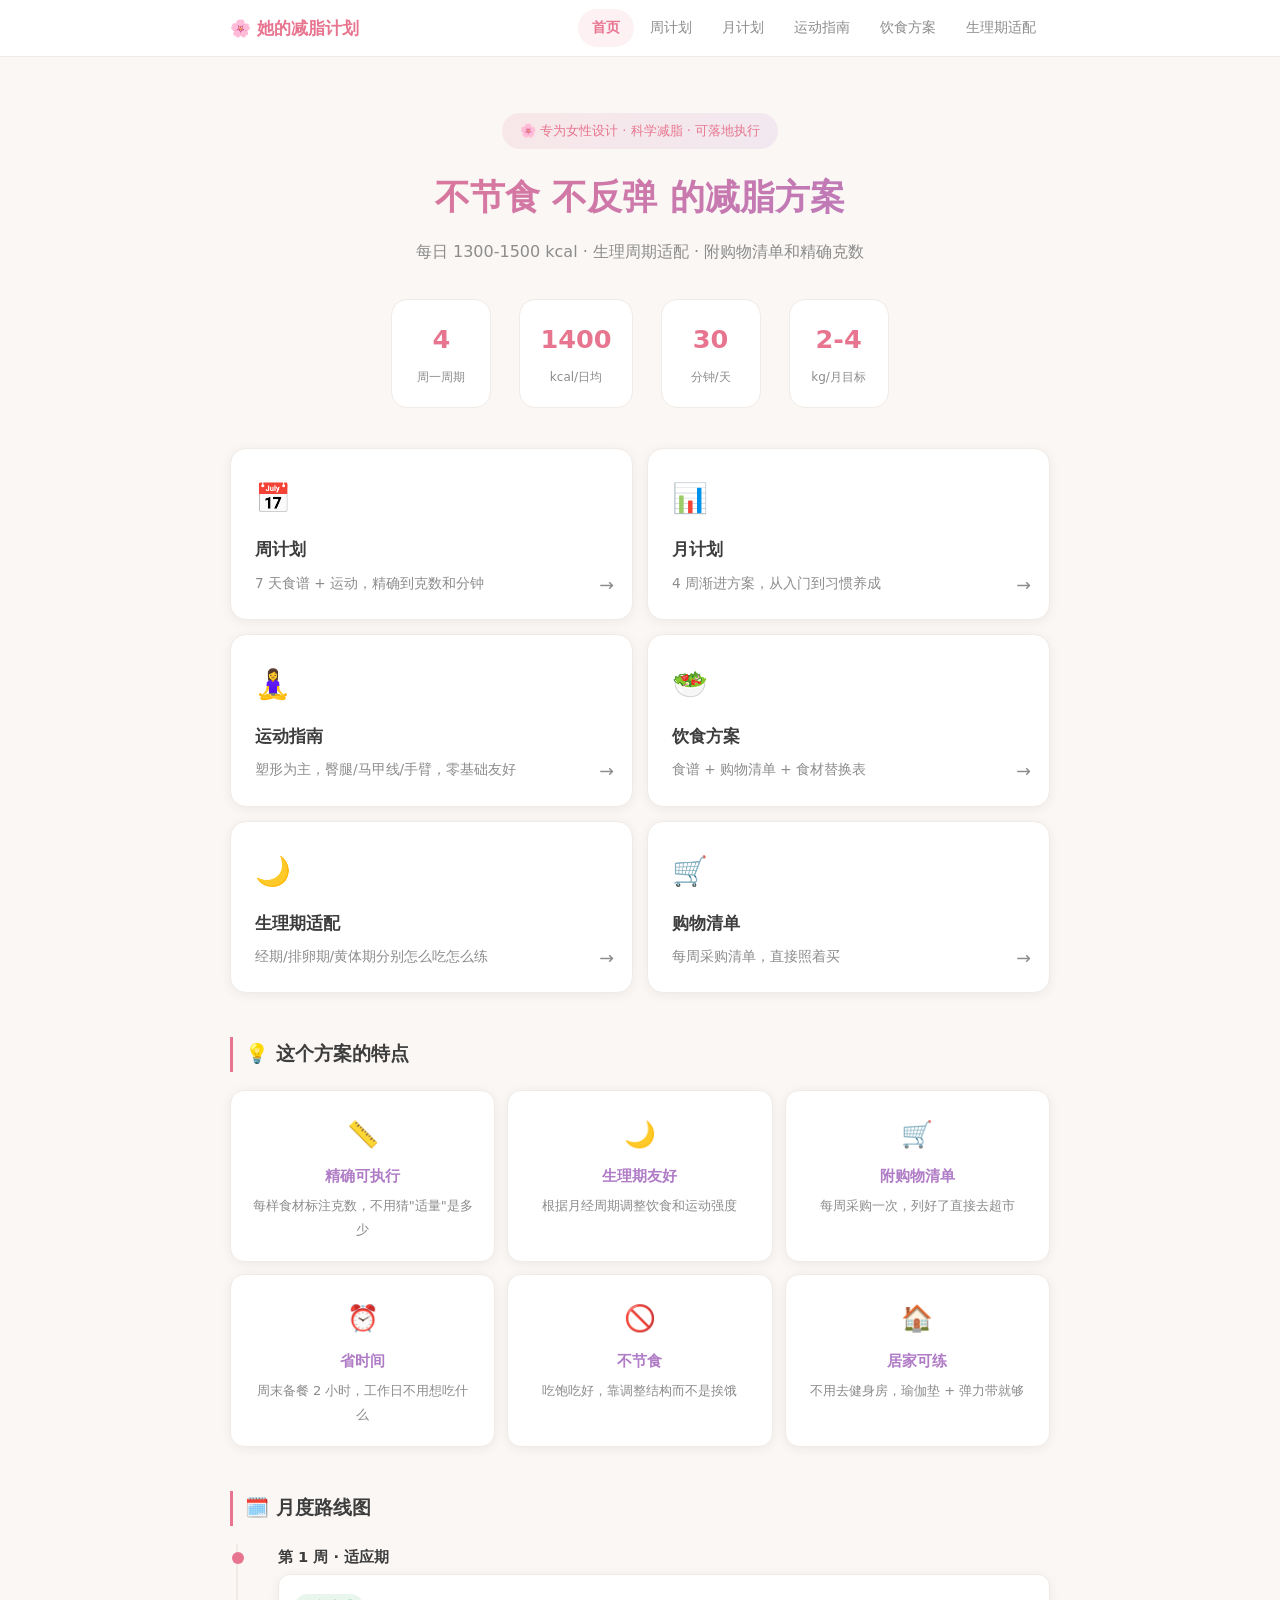
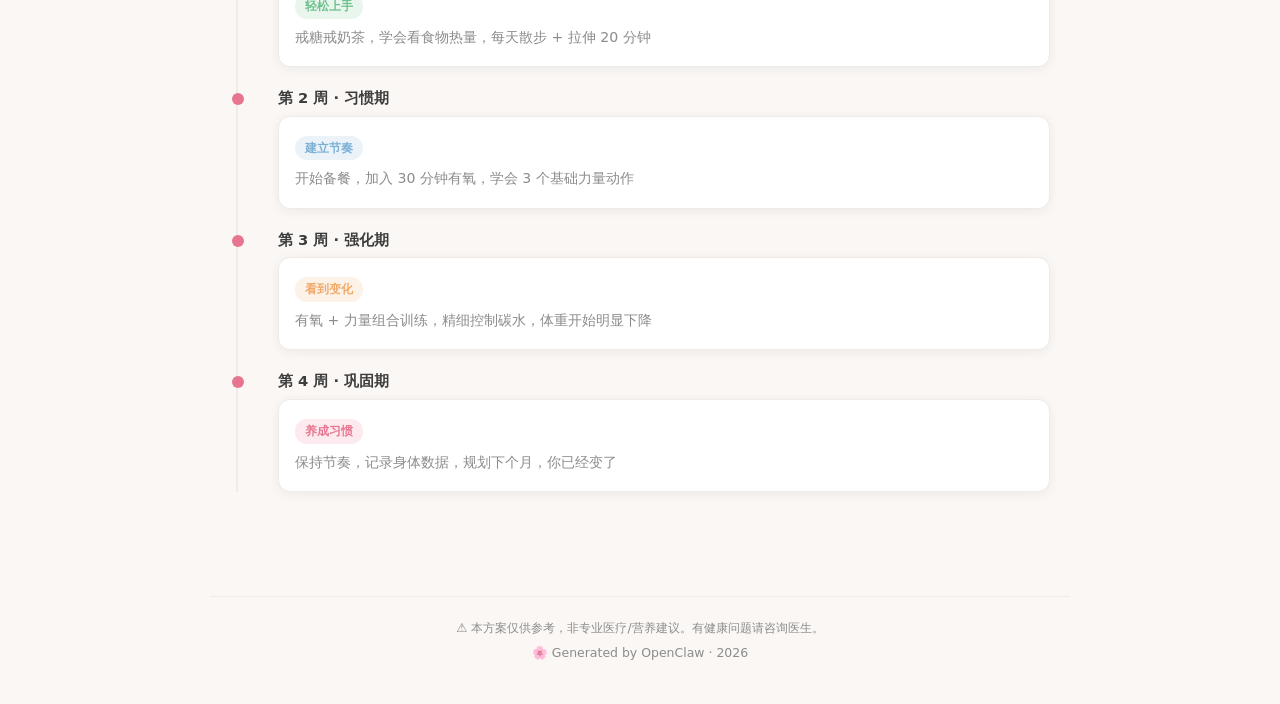
<file: index.html>
<!DOCTYPE html>
<html lang="zh-CN">
<head>
<meta charset="UTF-8">
<meta name="viewport" content="width=device-width, initial-scale=1.0">
<title>她的减脂计划 · 科学 · 可执行</title>
<link rel="stylesheet" href="style.css">
</head>
<body>
<nav class="nav"><div class="nav-inner">
  <a href="index.html" class="logo">🌸 她的减脂计划</a>
  <button class="menu-btn" id="menuBtn" aria-label="菜单">☰</button>
  <div class="nav-links" id="navLinks">
    <a href="index.html" class="active">首页</a>
    <a href="weekly.html">周计划</a>
    <a href="monthly.html">月计划</a>
    <a href="exercise.html">运动指南</a>
    <a href="diet.html">饮食方案</a>
    <a href="cycle.html">生理期适配</a>
  </div>
</div></nav>

<main class="container">
  <section class="hero">
    <div class="hero-badge">🌸 专为女性设计 · 科学减脂 · 可落地执行</div>
    <h1>不节食 不反弹 的减脂方案</h1>
    <p class="hero-desc">每日 1300-1500 kcal · 生理周期适配 · 附购物清单和精确克数</p>
    <div class="hero-stats">
      <div class="stat"><span class="stat-num">4</span><span class="stat-label">周一周期</span></div>
      <div class="stat"><span class="stat-num">1400</span><span class="stat-label">kcal/日均</span></div>
      <div class="stat"><span class="stat-num">30</span><span class="stat-label">分钟/天</span></div>
      <div class="stat"><span class="stat-num">2-4</span><span class="stat-label">kg/月目标</span></div>
    </div>
  </section>

  <section class="cards">
    <a href="weekly.html" class="card-link">
      <div class="card"><div class="card-icon">📅</div><h3>周计划</h3><p>7 天食谱 + 运动，精确到克数和分钟</p><span class="card-arrow">→</span></div>
    </a>
    <a href="monthly.html" class="card-link">
      <div class="card"><div class="card-icon">📊</div><h3>月计划</h3><p>4 周渐进方案，从入门到习惯养成</p><span class="card-arrow">→</span></div>
    </a>
    <a href="exercise.html" class="card-link">
      <div class="card"><div class="card-icon">🧘‍♀️</div><h3>运动指南</h3><p>塑形为主，臀腿/马甲线/手臂，零基础友好</p><span class="card-arrow">→</span></div>
    </a>
    <a href="diet.html" class="card-link">
      <div class="card"><div class="card-icon">🥗</div><h3>饮食方案</h3><p>食谱 + 购物清单 + 食材替换表</p><span class="card-arrow">→</span></div>
    </a>
    <a href="cycle.html" class="card-link">
      <div class="card"><div class="card-icon">🌙</div><h3>生理期适配</h3><p>经期/排卵期/黄体期分别怎么吃怎么练</p><span class="card-arrow">→</span></div>
    </a>
    <a href="shopping.html" class="card-link">
      <div class="card"><div class="card-icon">🛒</div><h3>购物清单</h3><p>每周采购清单，直接照着买</p><span class="card-arrow">→</span></div>
    </a>
  </section>

  <section class="section">
    <h2 class="section-title">💡 这个方案的特点</h2>
    <div class="principles">
      <div class="principle"><div class="principle-icon">📏</div><strong>精确可执行</strong><p>每样食材标注克数，不用猜"适量"是多少</p></div>
      <div class="principle"><div class="principle-icon">🌙</div><strong>生理期友好</strong><p>根据月经周期调整饮食和运动强度</p></div>
      <div class="principle"><div class="principle-icon">🛒</div><strong>附购物清单</strong><p>每周采购一次，列好了直接去超市</p></div>
      <div class="principle"><div class="principle-icon">⏰</div><strong>省时间</strong><p>周末备餐 2 小时，工作日不用想吃什么</p></div>
      <div class="principle"><div class="principle-icon">🚫</div><strong>不节食</strong><p>吃饱吃好，靠调整结构而不是挨饿</p></div>
      <div class="principle"><div class="principle-icon">🏠</div><strong>居家可练</strong><p>不用去健身房，瑜伽垫 + 弹力带就够</p></div>
    </div>
  </section>

  <section class="section">
    <h2 class="section-title">🗓️ 月度路线图</h2>
    <div class="timeline">
      <div class="tl-item"><div class="tl-week">第 1 周 · 适应期</div><div class="tl-content"><div class="tl-tag tag-easy">轻松上手</div><p>戒糖戒奶茶，学会看食物热量，每天散步 + 拉伸 20 分钟</p></div></div>
      <div class="tl-item"><div class="tl-week">第 2 周 · 习惯期</div><div class="tl-content"><div class="tl-tag tag-mid">建立节奏</div><p>开始备餐，加入 30 分钟有氧，学会 3 个基础力量动作</p></div></div>
      <div class="tl-item"><div class="tl-week">第 3 周 · 强化期</div><div class="tl-content"><div class="tl-tag tag-hard">看到变化</div><p>有氧 + 力量组合训练，精细控制碳水，体重开始明显下降</p></div></div>
      <div class="tl-item"><div class="tl-week">第 4 周 · 巩固期</div><div class="tl-content"><div class="tl-tag tag-peak">养成习惯</div><p>保持节奏，记录身体数据，规划下个月，你已经变了</p></div></div>
    </div>
  </section>
</main>

<footer class="footer">
  <p>⚠️ 本方案仅供参考，非专业医疗/营养建议。有健康问题请咨询医生。</p>
  <p>🌸 Generated by OpenClaw · 2026</p>
</footer>
<script src="nav.js"></script>
</body>
</html>
</file>
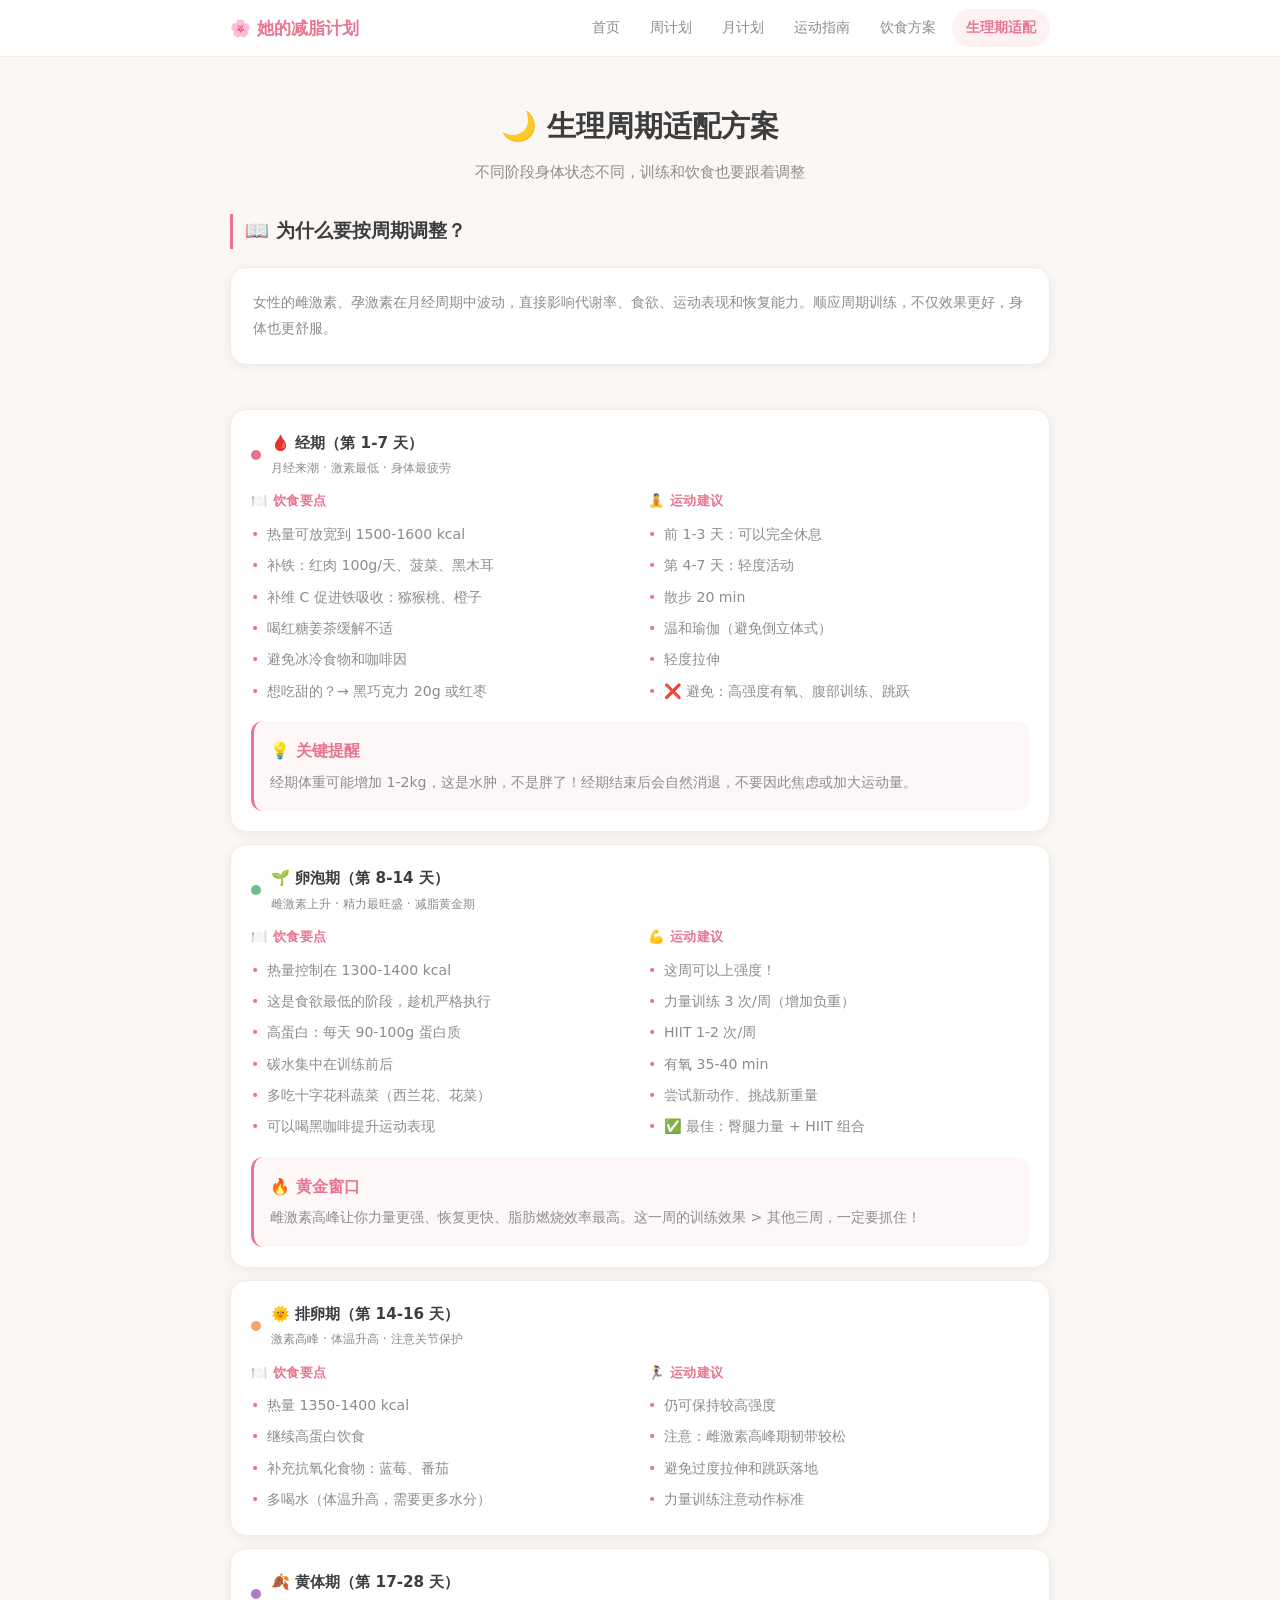
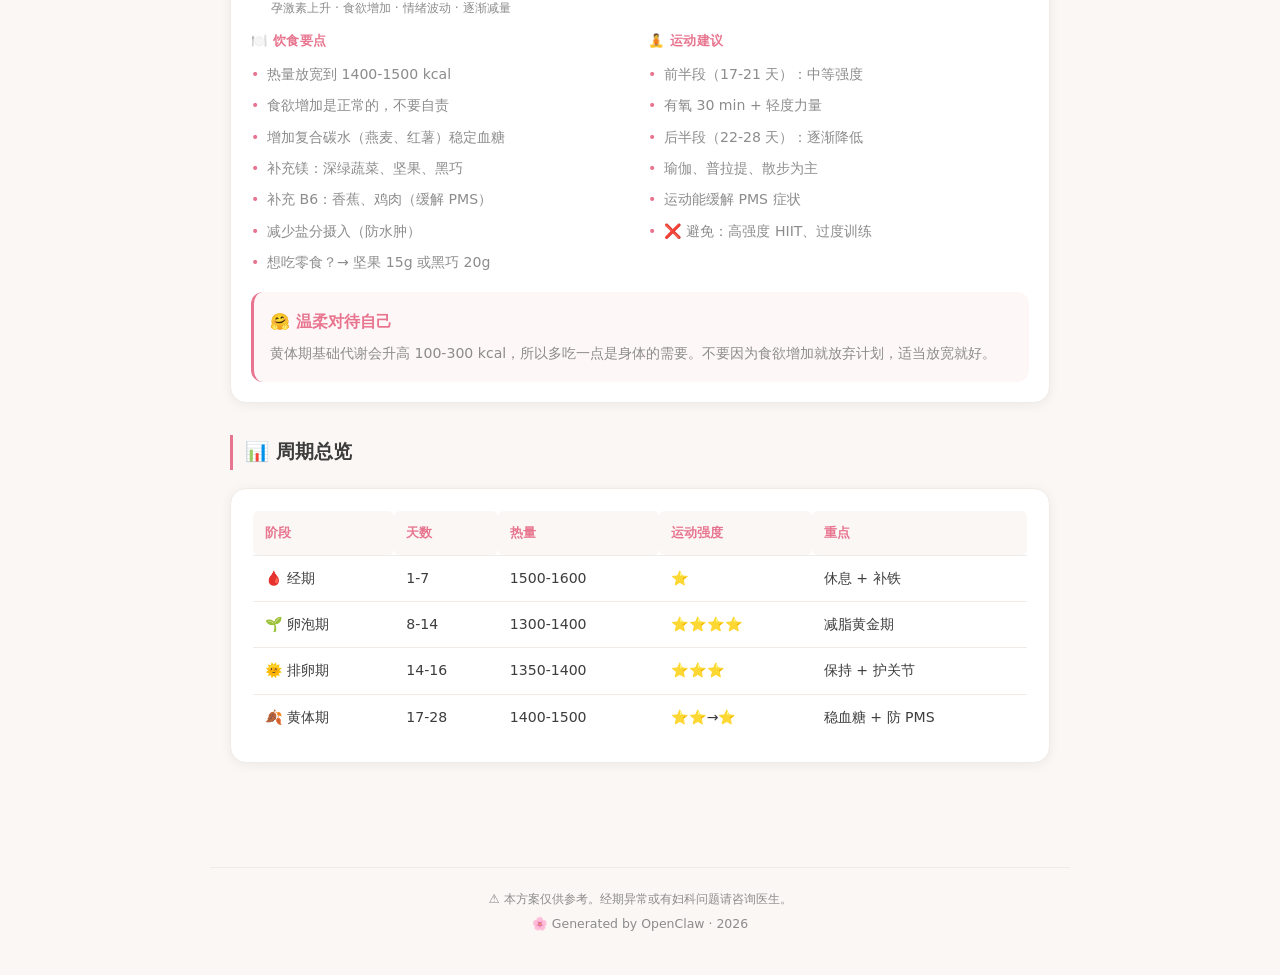
<file: cycle.html>
<!DOCTYPE html>
<html lang="zh-CN">
<head>
<meta charset="UTF-8">
<meta name="viewport" content="width=device-width, initial-scale=1.0">
<title>生理期适配 - 她的减脂计划</title>
<link rel="stylesheet" href="style.css">
</head>
<body>
<nav class="nav"><div class="nav-inner">
  <a href="index.html" class="logo">🌸 她的减脂计划</a>
  <button class="menu-btn" id="menuBtn" aria-label="菜单">☰</button>
  <div class="nav-links" id="navLinks">
    <a href="index.html">首页</a><a href="weekly.html">周计划</a><a href="monthly.html">月计划</a><a href="exercise.html">运动指南</a><a href="diet.html">饮食方案</a><a href="cycle.html">生理期适配</a>
  </div>
</div></nav>

<main class="container">
  <div class="page-header">
    <h1>🌙 生理周期适配方案</h1>
    <p>不同阶段身体状态不同，训练和饮食也要跟着调整</p>
  </div>

  <div class="section">
    <h2 class="section-title">📖 为什么要按周期调整？</h2>
    <div class="day-card">
      <p style="color:var(--muted);font-size:0.9rem;">女性的雌激素、孕激素在月经周期中波动，直接影响代谢率、食欲、运动表现和恢复能力。顺应周期训练，不仅效果更好，身体也更舒服。</p>
    </div>
  </div>

  <!-- Phase 1: Menstrual -->
  <div class="cycle-card">
    <div class="cycle-header">
      <div class="cycle-dot" style="background:var(--accent);"></div>
      <div>
        <div class="cycle-title">🩸 经期（第 1-7 天）</div>
        <div class="cycle-days">月经来潮 · 激素最低 · 身体最疲劳</div>
      </div>
    </div>
    <div class="day-grid">
      <div class="day-section">
        <h4>🍽️ 饮食要点</h4>
        <ul>
          <li>热量可放宽到 1500-1600 kcal</li>
          <li>补铁：红肉 100g/天、菠菜、黑木耳</li>
          <li>补维 C 促进铁吸收：猕猴桃、橙子</li>
          <li>喝红糖姜茶缓解不适</li>
          <li>避免冰冷食物和咖啡因</li>
          <li>想吃甜的？→ 黑巧克力 20g 或红枣</li>
        </ul>
      </div>
      <div class="day-section">
        <h4>🧘 运动建议</h4>
        <ul>
          <li>前 1-3 天：可以完全休息</li>
          <li>第 4-7 天：轻度活动</li>
          <li>散步 20 min</li>
          <li>温和瑜伽（避免倒立体式）</li>
          <li>轻度拉伸</li>
          <li>❌ 避免：高强度有氧、腹部训练、跳跃</li>
        </ul>
      </div>
    </div>
    <div class="info-box">
      <strong>💡 关键提醒</strong>
      <p>经期体重可能增加 1-2kg，这是水肿，不是胖了！经期结束后会自然消退，不要因此焦虑或加大运动量。</p>
    </div>
  </div>

  <!-- Phase 2: Follicular -->
  <div class="cycle-card">
    <div class="cycle-header">
      <div class="cycle-dot" style="background:var(--green);"></div>
      <div>
        <div class="cycle-title">🌱 卵泡期（第 8-14 天）</div>
        <div class="cycle-days">雌激素上升 · 精力最旺盛 · 减脂黄金期</div>
      </div>
    </div>
    <div class="day-grid">
      <div class="day-section">
        <h4>🍽️ 饮食要点</h4>
        <ul>
          <li>热量控制在 1300-1400 kcal</li>
          <li>这是食欲最低的阶段，趁机严格执行</li>
          <li>高蛋白：每天 90-100g 蛋白质</li>
          <li>碳水集中在训练前后</li>
          <li>多吃十字花科蔬菜（西兰花、花菜）</li>
          <li>可以喝黑咖啡提升运动表现</li>
        </ul>
      </div>
      <div class="day-section">
        <h4>💪 运动建议</h4>
        <ul>
          <li>这周可以上强度！</li>
          <li>力量训练 3 次/周（增加负重）</li>
          <li>HIIT 1-2 次/周</li>
          <li>有氧 35-40 min</li>
          <li>尝试新动作、挑战新重量</li>
          <li>✅ 最佳：臀腿力量 + HIIT 组合</li>
        </ul>
      </div>
    </div>
    <div class="info-box">
      <strong>🔥 黄金窗口</strong>
      <p>雌激素高峰让你力量更强、恢复更快、脂肪燃烧效率最高。这一周的训练效果 > 其他三周，一定要抓住！</p>
    </div>
  </div>

  <!-- Phase 3: Ovulation -->
  <div class="cycle-card">
    <div class="cycle-header">
      <div class="cycle-dot" style="background:var(--orange);"></div>
      <div>
        <div class="cycle-title">🌞 排卵期（第 14-16 天）</div>
        <div class="cycle-days">激素高峰 · 体温升高 · 注意关节保护</div>
      </div>
    </div>
    <div class="day-grid">
      <div class="day-section">
        <h4>🍽️ 饮食要点</h4>
        <ul>
          <li>热量 1350-1400 kcal</li>
          <li>继续高蛋白饮食</li>
          <li>补充抗氧化食物：蓝莓、番茄</li>
          <li>多喝水（体温升高，需要更多水分）</li>
        </ul>
      </div>
      <div class="day-section">
        <h4>🏃‍♀️ 运动建议</h4>
        <ul>
          <li>仍可保持较高强度</li>
          <li>注意：雌激素高峰期韧带较松</li>
          <li>避免过度拉伸和跳跃落地</li>
          <li>力量训练注意动作标准</li>
        </ul>
      </div>
    </div>
  </div>

  <!-- Phase 4: Luteal -->
  <div class="cycle-card">
    <div class="cycle-header">
      <div class="cycle-dot" style="background:var(--accent2);"></div>
      <div>
        <div class="cycle-title">🍂 黄体期（第 17-28 天）</div>
        <div class="cycle-days">孕激素上升 · 食欲增加 · 情绪波动 · 逐渐减量</div>
      </div>
    </div>
    <div class="day-grid">
      <div class="day-section">
        <h4>🍽️ 饮食要点</h4>
        <ul>
          <li>热量放宽到 1400-1500 kcal</li>
          <li>食欲增加是正常的，不要自责</li>
          <li>增加复合碳水（燕麦、红薯）稳定血糖</li>
          <li>补充镁：深绿蔬菜、坚果、黑巧</li>
          <li>补充 B6：香蕉、鸡肉（缓解 PMS）</li>
          <li>减少盐分摄入（防水肿）</li>
          <li>想吃零食？→ 坚果 15g 或黑巧 20g</li>
        </ul>
      </div>
      <div class="day-section">
        <h4>🧘 运动建议</h4>
        <ul>
          <li>前半段（17-21 天）：中等强度</li>
          <li>有氧 30 min + 轻度力量</li>
          <li>后半段（22-28 天）：逐渐降低</li>
          <li>瑜伽、普拉提、散步为主</li>
          <li>运动能缓解 PMS 症状</li>
          <li>❌ 避免：高强度 HIIT、过度训练</li>
        </ul>
      </div>
    </div>
    <div class="info-box">
      <strong>🤗 温柔对待自己</strong>
      <p>黄体期基础代谢会升高 100-300 kcal，所以多吃一点是身体的需要。不要因为食欲增加就放弃计划，适当放宽就好。</p>
    </div>
  </div>

  <!-- Summary Table -->
  <div class="section" style="margin-top:32px;">
    <h2 class="section-title">📊 周期总览</h2>
    <div class="day-card">
      <table>
        <thead><tr><th>阶段</th><th>天数</th><th>热量</th><th>运动强度</th><th>重点</th></tr></thead>
        <tbody>
          <tr><td>🩸 经期</td><td>1-7</td><td>1500-1600</td><td>⭐</td><td>休息 + 补铁</td></tr>
          <tr><td>🌱 卵泡期</td><td>8-14</td><td>1300-1400</td><td>⭐⭐⭐⭐</td><td>减脂黄金期</td></tr>
          <tr><td>🌞 排卵期</td><td>14-16</td><td>1350-1400</td><td>⭐⭐⭐</td><td>保持 + 护关节</td></tr>
          <tr><td>🍂 黄体期</td><td>17-28</td><td>1400-1500</td><td>⭐⭐→⭐</td><td>稳血糖 + 防 PMS</td></tr>
        </tbody>
      </table>
    </div>
  </div>
</main>

<footer class="footer">
  <p>⚠️ 本方案仅供参考。经期异常或有妇科问题请咨询医生。</p>
  <p>🌸 Generated by OpenClaw · 2026</p>
</footer>
<script src="nav.js"></script>
</body>
</html>
</file>
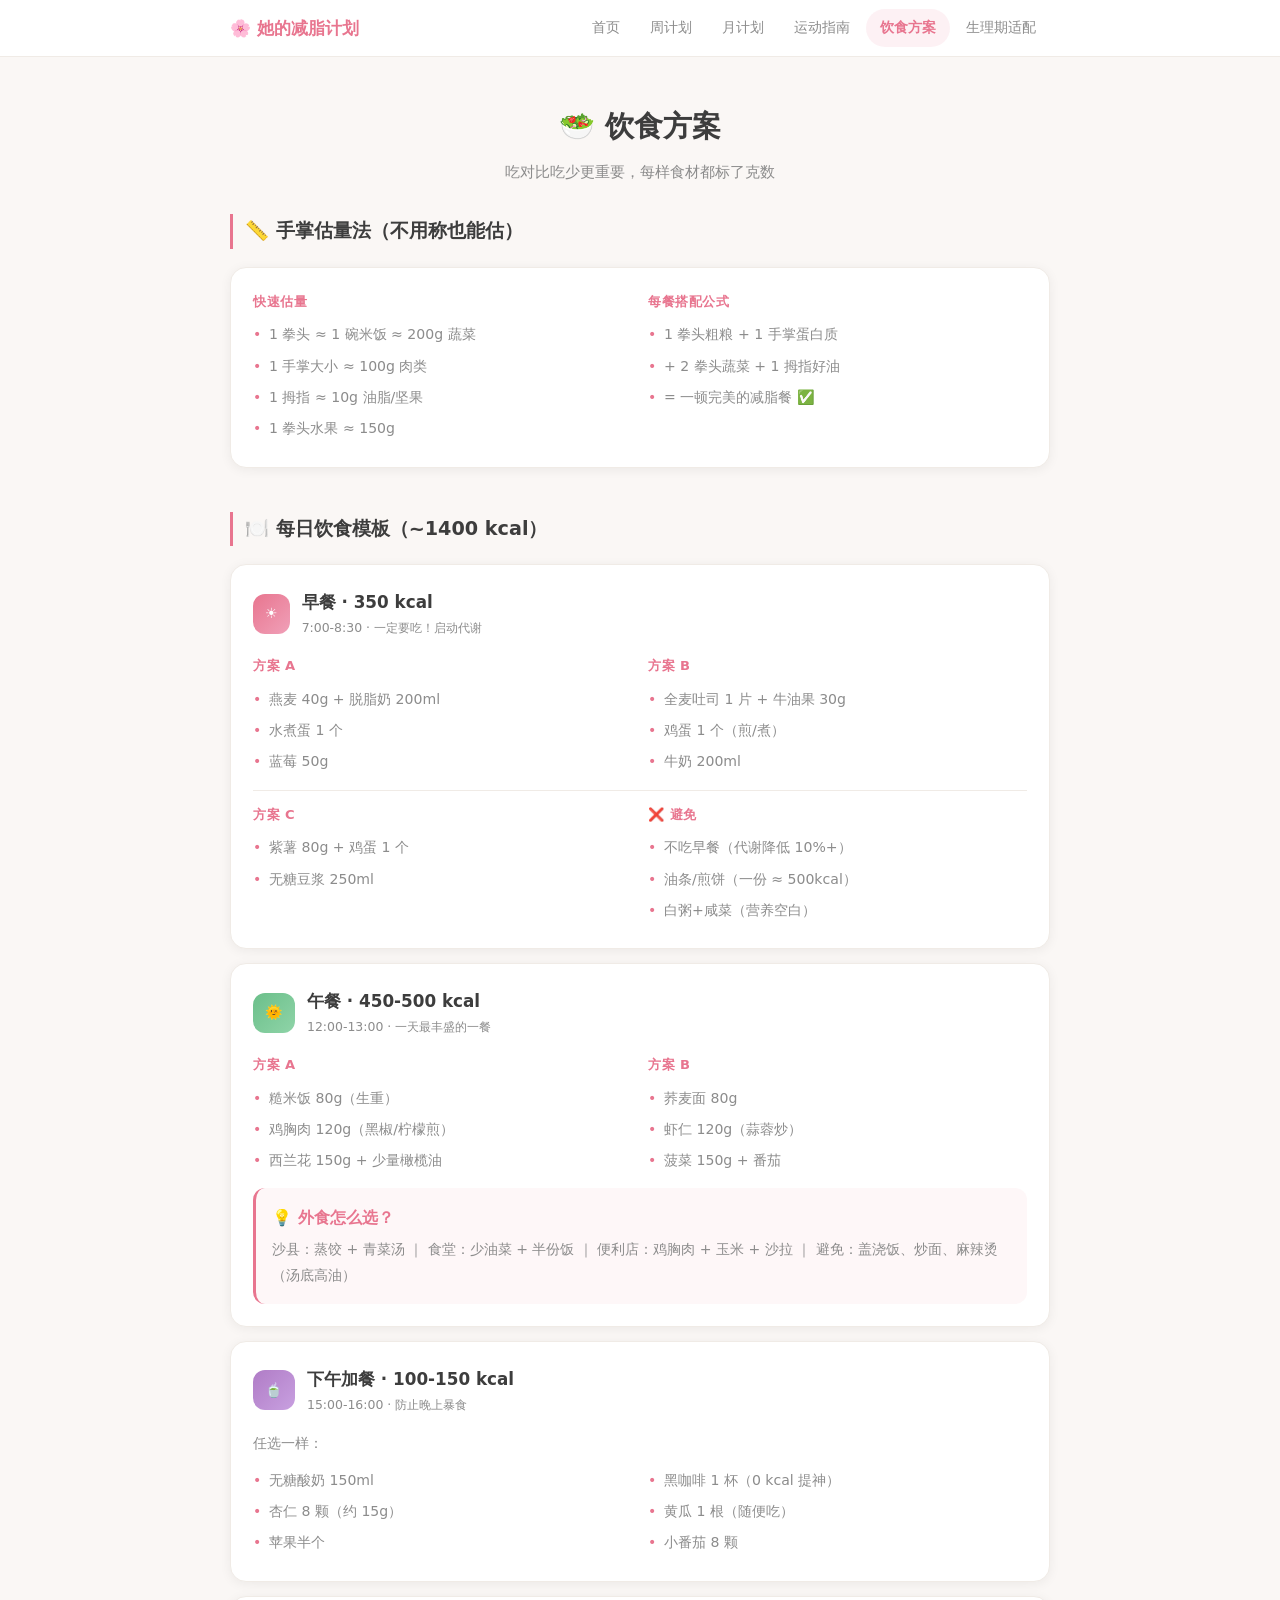
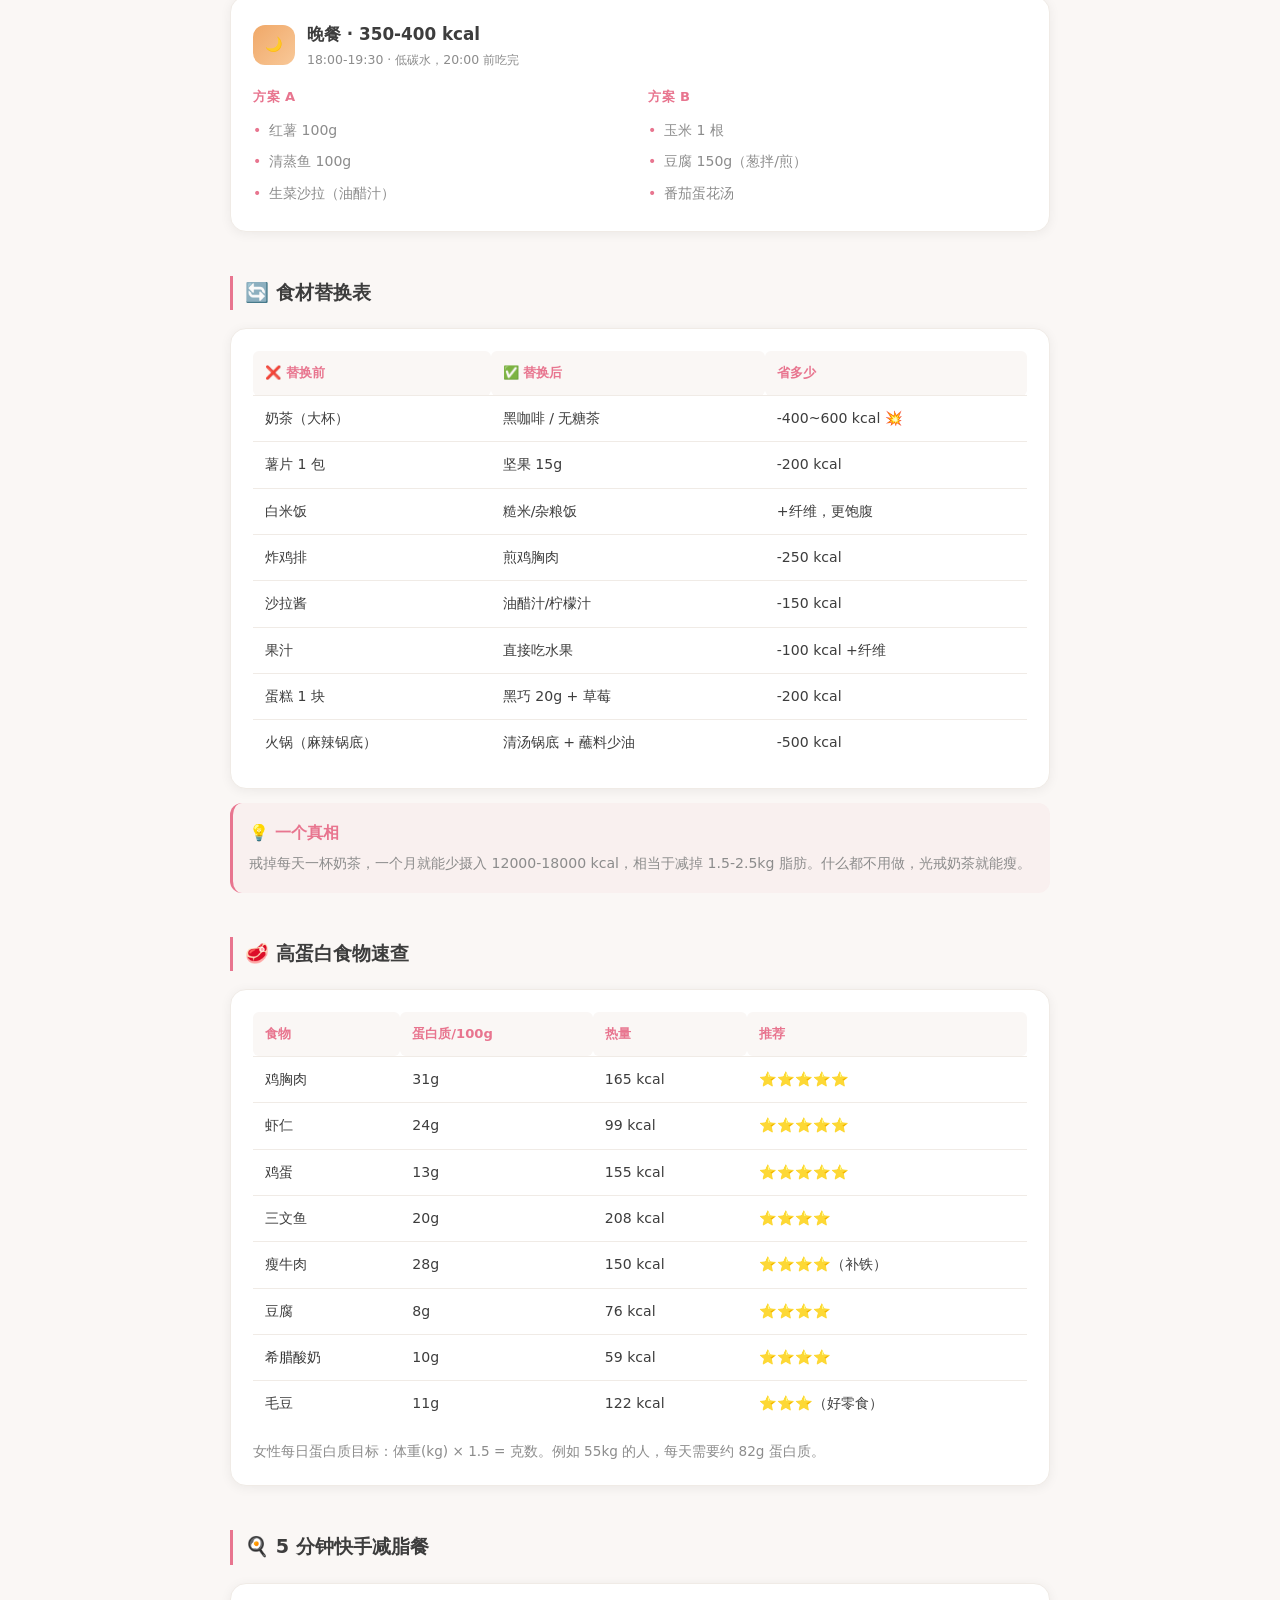
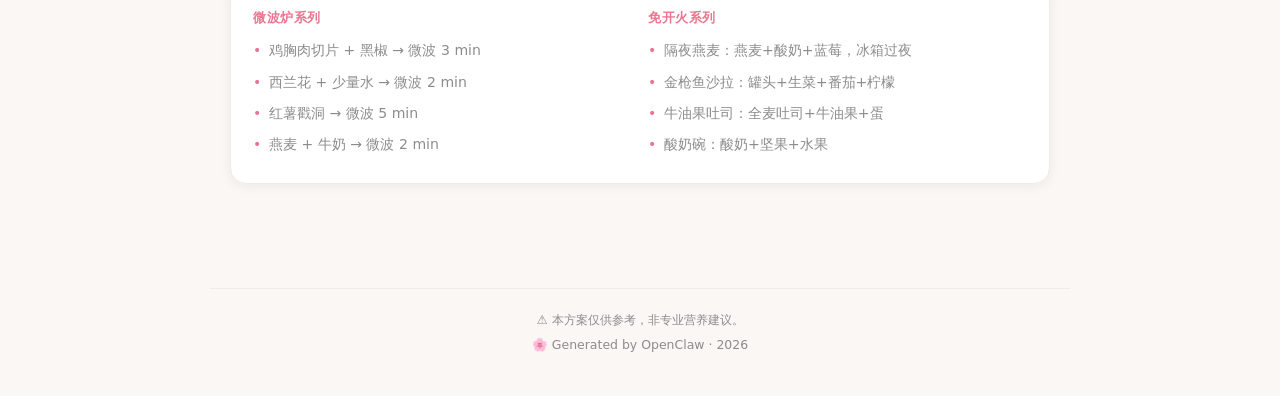
<file: diet.html>
<!DOCTYPE html>
<html lang="zh-CN">
<head>
<meta charset="UTF-8">
<meta name="viewport" content="width=device-width, initial-scale=1.0">
<title>饮食方案 - 她的减脂计划</title>
<link rel="stylesheet" href="style.css">
</head>
<body>
<nav class="nav"><div class="nav-inner">
  <a href="index.html" class="logo">🌸 她的减脂计划</a>
  <button class="menu-btn" id="menuBtn" aria-label="菜单">☰</button>
  <div class="nav-links" id="navLinks">
    <a href="index.html">首页</a><a href="weekly.html">周计划</a><a href="monthly.html">月计划</a><a href="exercise.html">运动指南</a><a href="diet.html">饮食方案</a><a href="cycle.html">生理期适配</a>
  </div>
</div></nav>

<main class="container">
  <div class="page-header">
    <h1>🥗 饮食方案</h1>
    <p>吃对比吃少更重要，每样食材都标了克数</p>
  </div>

  <div class="section">
    <h2 class="section-title">📏 手掌估量法（不用称也能估）</h2>
    <div class="day-card">
      <div class="day-grid">
        <div class="day-section">
          <h4>快速估量</h4>
          <ul>
            <li>1 拳头 ≈ 1 碗米饭 ≈ 200g 蔬菜</li>
            <li>1 手掌大小 ≈ 100g 肉类</li>
            <li>1 拇指 ≈ 10g 油脂/坚果</li>
            <li>1 拳头水果 ≈ 150g</li>
          </ul>
        </div>
        <div class="day-section">
          <h4>每餐搭配公式</h4>
          <ul>
            <li>1 拳头粗粮 + 1 手掌蛋白质</li>
            <li>+ 2 拳头蔬菜 + 1 拇指好油</li>
            <li>= 一顿完美的减脂餐 ✅</li>
          </ul>
        </div>
      </div>
    </div>
  </div>

  <div class="section">
    <h2 class="section-title">🍽️ 每日饮食模板（~1400 kcal）</h2>

    <div class="day-card">
      <div class="day-header">
        <div class="day-num mon" style="width:auto;padding:0 12px;">☀️</div>
        <div><div class="day-title">早餐 · 350 kcal</div><div class="day-subtitle">7:00-8:30 · 一定要吃！启动代谢</div></div>
      </div>
      <div class="day-grid">
        <div class="day-section">
          <h4>方案 A</h4>
          <ul>
            <li>燕麦 40g + 脱脂奶 200ml</li>
            <li>水煮蛋 1 个</li>
            <li>蓝莓 50g</li>
          </ul>
        </div>
        <div class="day-section">
          <h4>方案 B</h4>
          <ul>
            <li>全麦吐司 1 片 + 牛油果 30g</li>
            <li>鸡蛋 1 个（煎/煮）</li>
            <li>牛奶 200ml</li>
          </ul>
        </div>
      </div>
      <div style="margin-top:12px;padding-top:12px;border-top:1px solid var(--border);">
        <div class="day-grid">
          <div class="day-section">
            <h4>方案 C</h4>
            <ul>
              <li>紫薯 80g + 鸡蛋 1 个</li>
              <li>无糖豆浆 250ml</li>
            </ul>
          </div>
          <div class="day-section">
            <h4>❌ 避免</h4>
            <ul>
              <li>不吃早餐（代谢降低 10%+）</li>
              <li>油条/煎饼（一份 ≈ 500kcal）</li>
              <li>白粥+咸菜（营养空白）</li>
            </ul>
          </div>
        </div>
      </div>
    </div>

    <div class="day-card">
      <div class="day-header">
        <div class="day-num tue" style="width:auto;padding:0 12px;">🌞</div>
        <div><div class="day-title">午餐 · 450-500 kcal</div><div class="day-subtitle">12:00-13:00 · 一天最丰盛的一餐</div></div>
      </div>
      <div class="day-grid">
        <div class="day-section">
          <h4>方案 A</h4>
          <ul>
            <li>糙米饭 80g（生重）</li>
            <li>鸡胸肉 120g（黑椒/柠檬煎）</li>
            <li>西兰花 150g + 少量橄榄油</li>
          </ul>
        </div>
        <div class="day-section">
          <h4>方案 B</h4>
          <ul>
            <li>荞麦面 80g</li>
            <li>虾仁 120g（蒜蓉炒）</li>
            <li>菠菜 150g + 番茄</li>
          </ul>
        </div>
      </div>
      <div class="info-box" style="margin-top:12px;">
        <strong>💡 外食怎么选？</strong>
        <p>沙县：蒸饺 + 青菜汤 ｜ 食堂：少油菜 + 半份饭 ｜ 便利店：鸡胸肉 + 玉米 + 沙拉 ｜ 避免：盖浇饭、炒面、麻辣烫（汤底高油）</p>
      </div>
    </div>

    <div class="day-card">
      <div class="day-header">
        <div class="day-num wed" style="width:auto;padding:0 12px;">🍵</div>
        <div><div class="day-title">下午加餐 · 100-150 kcal</div><div class="day-subtitle">15:00-16:00 · 防止晚上暴食</div></div>
      </div>
      <p style="color:var(--muted);font-size:0.9rem;margin-bottom:8px;">任选一样：</p>
      <div class="day-grid">
        <div class="day-section">
          <ul>
            <li>无糖酸奶 150ml</li>
            <li>杏仁 8 颗（约 15g）</li>
            <li>苹果半个</li>
          </ul>
        </div>
        <div class="day-section">
          <ul>
            <li>黑咖啡 1 杯（0 kcal 提神）</li>
            <li>黄瓜 1 根（随便吃）</li>
            <li>小番茄 8 颗</li>
          </ul>
        </div>
      </div>
    </div>

    <div class="day-card">
      <div class="day-header">
        <div class="day-num thu" style="width:auto;padding:0 12px;">🌙</div>
        <div><div class="day-title">晚餐 · 350-400 kcal</div><div class="day-subtitle">18:00-19:30 · 低碳水，20:00 前吃完</div></div>
      </div>
      <div class="day-grid">
        <div class="day-section">
          <h4>方案 A</h4>
          <ul>
            <li>红薯 100g</li>
            <li>清蒸鱼 100g</li>
            <li>生菜沙拉（油醋汁）</li>
          </ul>
        </div>
        <div class="day-section">
          <h4>方案 B</h4>
          <ul>
            <li>玉米 1 根</li>
            <li>豆腐 150g（葱拌/煎）</li>
            <li>番茄蛋花汤</li>
          </ul>
        </div>
      </div>
    </div>
  </div>

  <div class="section">
    <h2 class="section-title">🔄 食材替换表</h2>
    <div class="day-card">
      <table>
        <thead><tr><th>❌ 替换前</th><th>✅ 替换后</th><th>省多少</th></tr></thead>
        <tbody>
          <tr><td>奶茶（大杯）</td><td>黑咖啡 / 无糖茶</td><td>-400~600 kcal 💥</td></tr>
          <tr><td>薯片 1 包</td><td>坚果 15g</td><td>-200 kcal</td></tr>
          <tr><td>白米饭</td><td>糙米/杂粮饭</td><td>+纤维，更饱腹</td></tr>
          <tr><td>炸鸡排</td><td>煎鸡胸肉</td><td>-250 kcal</td></tr>
          <tr><td>沙拉酱</td><td>油醋汁/柠檬汁</td><td>-150 kcal</td></tr>
          <tr><td>果汁</td><td>直接吃水果</td><td>-100 kcal +纤维</td></tr>
          <tr><td>蛋糕 1 块</td><td>黑巧 20g + 草莓</td><td>-200 kcal</td></tr>
          <tr><td>火锅（麻辣锅底）</td><td>清汤锅底 + 蘸料少油</td><td>-500 kcal</td></tr>
        </tbody>
      </table>
    </div>
    <div class="info-box">
      <strong>💡 一个真相</strong>
      <p>戒掉每天一杯奶茶，一个月就能少摄入 12000-18000 kcal，相当于减掉 1.5-2.5kg 脂肪。什么都不用做，光戒奶茶就能瘦。</p>
    </div>
  </div>

  <div class="section">
    <h2 class="section-title">🥩 高蛋白食物速查</h2>
    <div class="day-card">
      <table>
        <thead><tr><th>食物</th><th>蛋白质/100g</th><th>热量</th><th>推荐</th></tr></thead>
        <tbody>
          <tr><td>鸡胸肉</td><td>31g</td><td>165 kcal</td><td>⭐⭐⭐⭐⭐</td></tr>
          <tr><td>虾仁</td><td>24g</td><td>99 kcal</td><td>⭐⭐⭐⭐⭐</td></tr>
          <tr><td>鸡蛋</td><td>13g</td><td>155 kcal</td><td>⭐⭐⭐⭐⭐</td></tr>
          <tr><td>三文鱼</td><td>20g</td><td>208 kcal</td><td>⭐⭐⭐⭐</td></tr>
          <tr><td>瘦牛肉</td><td>28g</td><td>150 kcal</td><td>⭐⭐⭐⭐（补铁）</td></tr>
          <tr><td>豆腐</td><td>8g</td><td>76 kcal</td><td>⭐⭐⭐⭐</td></tr>
          <tr><td>希腊酸奶</td><td>10g</td><td>59 kcal</td><td>⭐⭐⭐⭐</td></tr>
          <tr><td>毛豆</td><td>11g</td><td>122 kcal</td><td>⭐⭐⭐（好零食）</td></tr>
        </tbody>
      </table>
      <p style="margin-top:12px;font-size:0.85rem;color:var(--muted);">女性每日蛋白质目标：体重(kg) × 1.5 = 克数。例如 55kg 的人，每天需要约 82g 蛋白质。</p>
    </div>
  </div>

  <div class="section">
    <h2 class="section-title">🍳 5 分钟快手减脂餐</h2>
    <div class="day-card">
      <div class="day-grid">
        <div class="day-section">
          <h4>微波炉系列</h4>
          <ul>
            <li>鸡胸肉切片 + 黑椒 → 微波 3 min</li>
            <li>西兰花 + 少量水 → 微波 2 min</li>
            <li>红薯戳洞 → 微波 5 min</li>
            <li>燕麦 + 牛奶 → 微波 2 min</li>
          </ul>
        </div>
        <div class="day-section">
          <h4>免开火系列</h4>
          <ul>
            <li>隔夜燕麦：燕麦+酸奶+蓝莓，冰箱过夜</li>
            <li>金枪鱼沙拉：罐头+生菜+番茄+柠檬</li>
            <li>牛油果吐司：全麦吐司+牛油果+蛋</li>
            <li>酸奶碗：酸奶+坚果+水果</li>
          </ul>
        </div>
      </div>
    </div>
  </div>
</main>

<footer class="footer">
  <p>⚠️ 本方案仅供参考，非专业营养建议。</p>
  <p>🌸 Generated by OpenClaw · 2026</p>
</footer>
<script src="nav.js"></script>
</body>
</html>
</file>
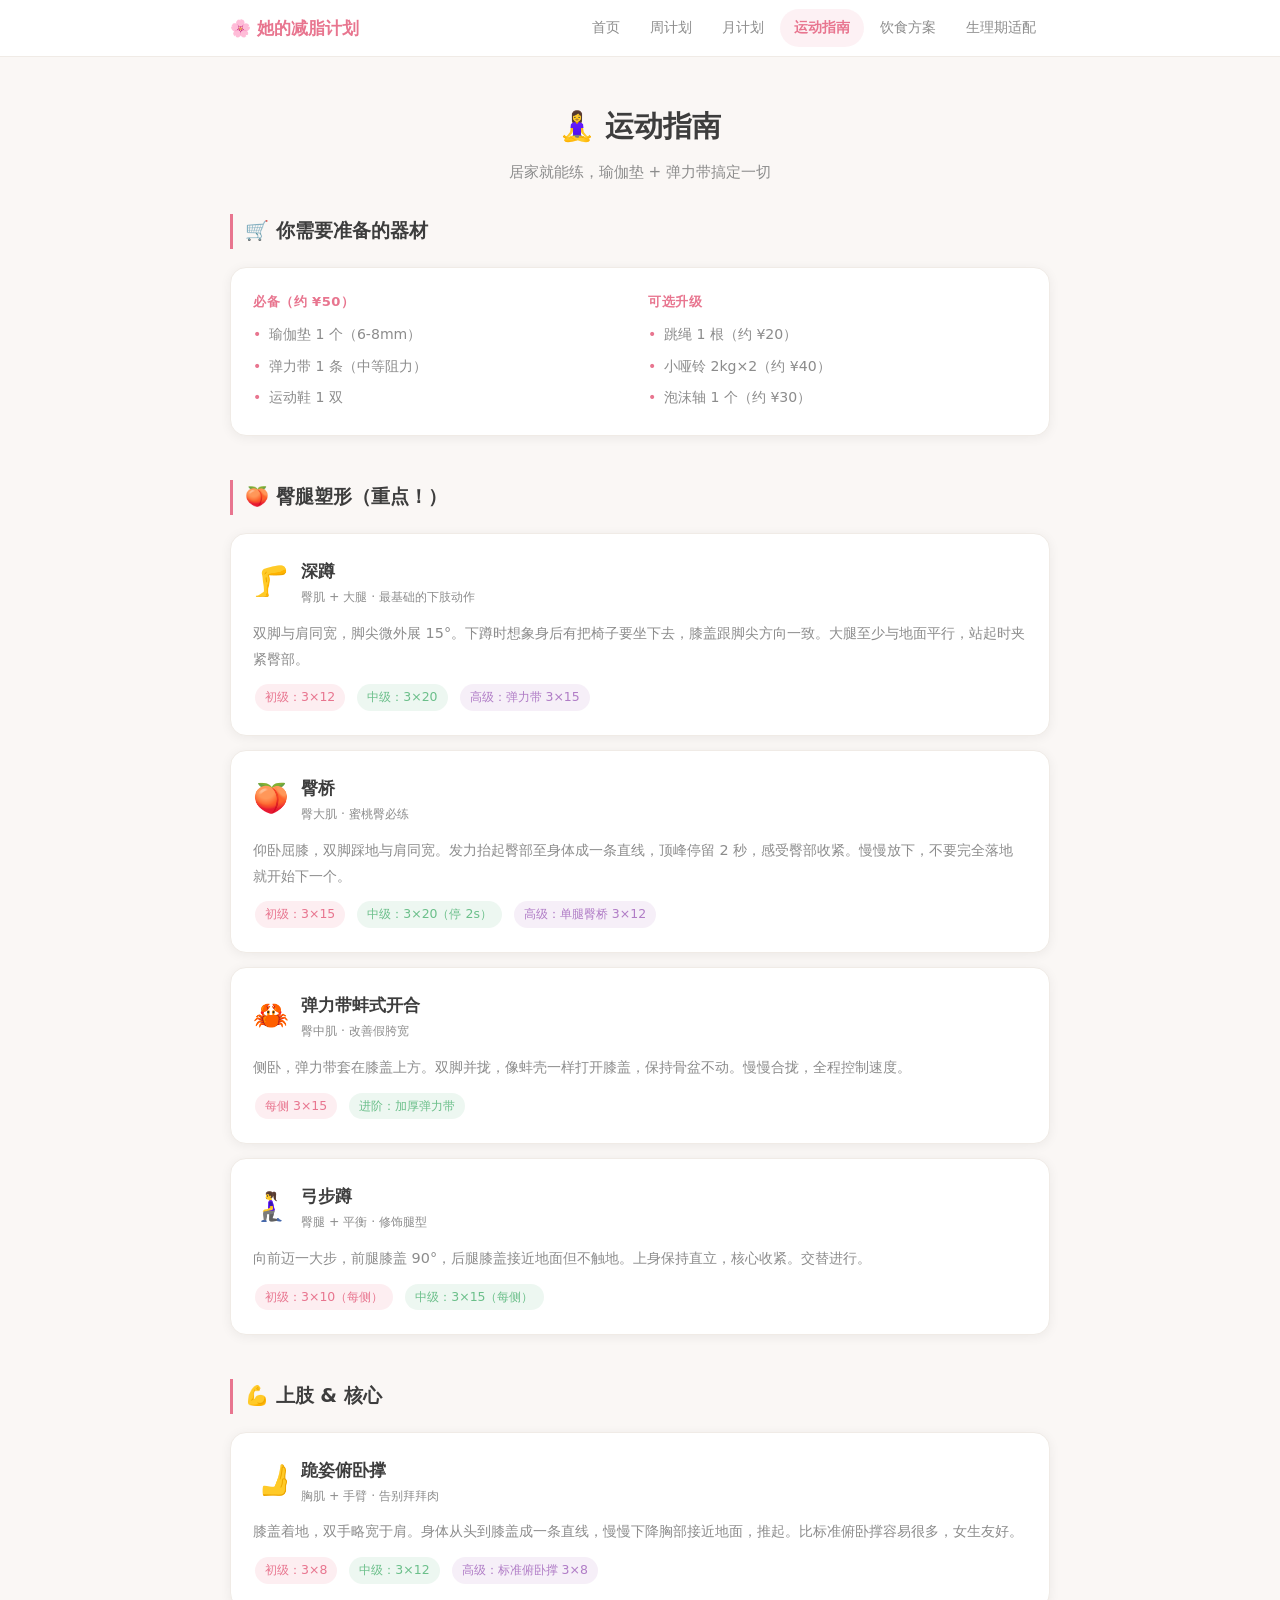
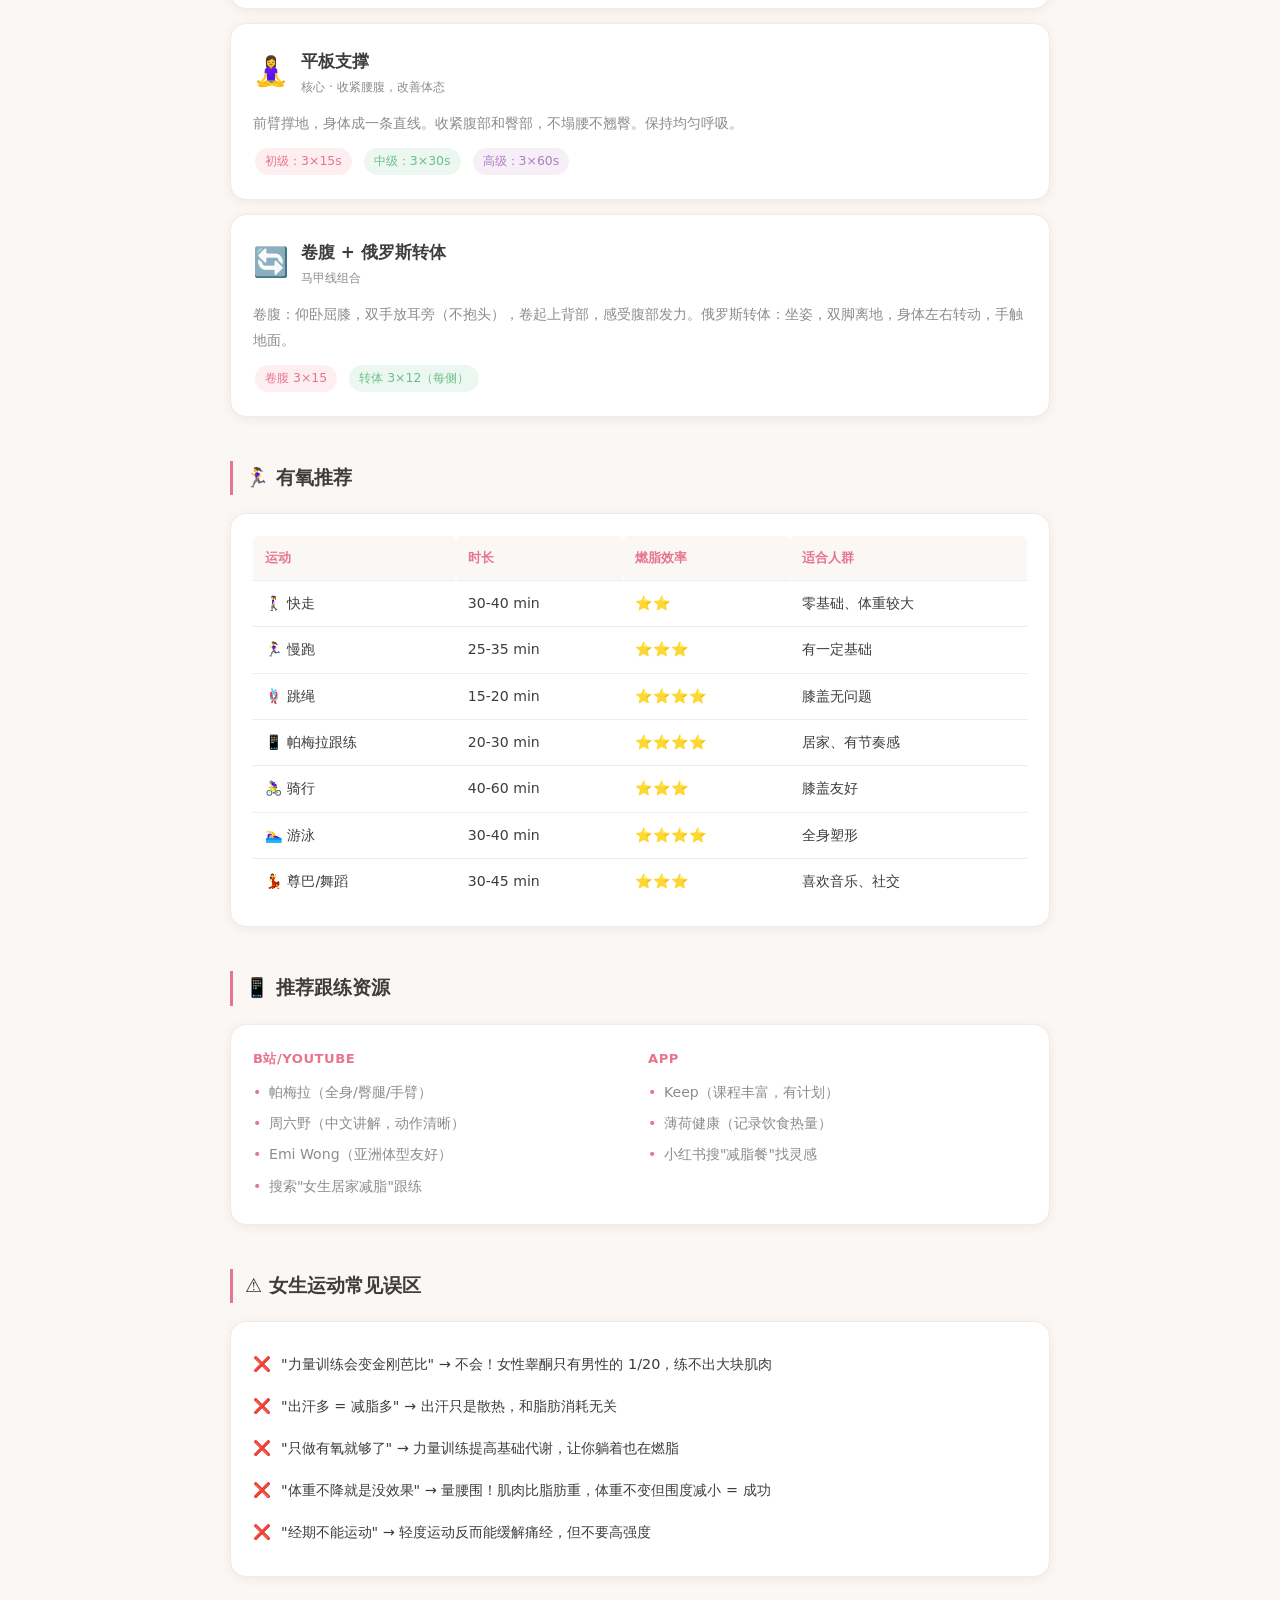
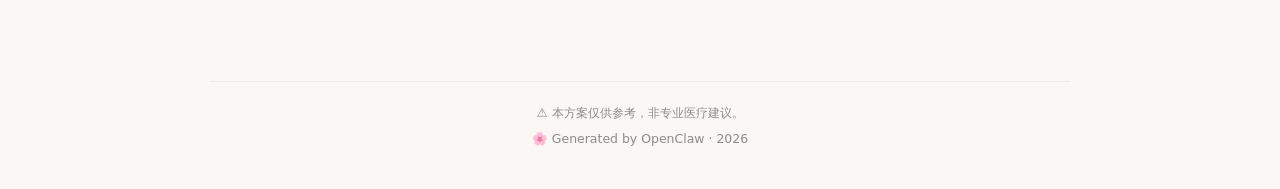
<file: exercise.html>
<!DOCTYPE html>
<html lang="zh-CN">
<head>
<meta charset="UTF-8">
<meta name="viewport" content="width=device-width, initial-scale=1.0">
<title>运动指南 - 她的减脂计划</title>
<link rel="stylesheet" href="style.css">
</head>
<body>
<nav class="nav"><div class="nav-inner">
  <a href="index.html" class="logo">🌸 她的减脂计划</a>
  <button class="menu-btn" id="menuBtn" aria-label="菜单">☰</button>
  <div class="nav-links" id="navLinks">
    <a href="index.html">首页</a><a href="weekly.html">周计划</a><a href="monthly.html">月计划</a><a href="exercise.html">运动指南</a><a href="diet.html">饮食方案</a><a href="cycle.html">生理期适配</a>
  </div>
</div></nav>

<main class="container">
  <div class="page-header">
    <h1>🧘‍♀️ 运动指南</h1>
    <p>居家就能练，瑜伽垫 + 弹力带搞定一切</p>
  </div>

  <div class="section">
    <h2 class="section-title">🛒 你需要准备的器材</h2>
    <div class="day-card">
      <div class="day-grid">
        <div class="day-section">
          <h4>必备（约 ¥50）</h4>
          <ul>
            <li>瑜伽垫 1 个（6-8mm）</li>
            <li>弹力带 1 条（中等阻力）</li>
            <li>运动鞋 1 双</li>
          </ul>
        </div>
        <div class="day-section">
          <h4>可选升级</h4>
          <ul>
            <li>跳绳 1 根（约 ¥20）</li>
            <li>小哑铃 2kg×2（约 ¥40）</li>
            <li>泡沫轴 1 个（约 ¥30）</li>
          </ul>
        </div>
      </div>
    </div>
  </div>

  <div class="section">
    <h2 class="section-title">🍑 臀腿塑形（重点！）</h2>

    <div class="ex-card" style="background:var(--card);border:1px solid var(--border);border-radius:16px;padding:22px;margin-bottom:14px;box-shadow:var(--shadow);">
      <div style="display:flex;align-items:center;gap:12px;margin-bottom:12px;">
        <div style="font-size:1.8rem;">🦵</div>
        <div><div style="font-size:1.05rem;font-weight:700;">深蹲</div><div style="font-size:0.78rem;color:var(--muted);">臀肌 + 大腿 · 最基础的下肢动作</div></div>
      </div>
      <p style="color:var(--muted);font-size:0.9rem;">双脚与肩同宽，脚尖微外展 15°。下蹲时想象身后有把椅子要坐下去，膝盖跟脚尖方向一致。大腿至少与地面平行，站起时夹紧臀部。</p>
      <div style="display:flex;gap:8px;margin-top:10px;flex-wrap:wrap;">
        <span class="tag tag-pink">初级：3×12</span>
        <span class="tag tag-green">中级：3×20</span>
        <span class="tag tag-purple">高级：弹力带 3×15</span>
      </div>
    </div>

    <div class="ex-card" style="background:var(--card);border:1px solid var(--border);border-radius:16px;padding:22px;margin-bottom:14px;box-shadow:var(--shadow);">
      <div style="display:flex;align-items:center;gap:12px;margin-bottom:12px;">
        <div style="font-size:1.8rem;">🍑</div>
        <div><div style="font-size:1.05rem;font-weight:700;">臀桥</div><div style="font-size:0.78rem;color:var(--muted);">臀大肌 · 蜜桃臀必练</div></div>
      </div>
      <p style="color:var(--muted);font-size:0.9rem;">仰卧屈膝，双脚踩地与肩同宽。发力抬起臀部至身体成一条直线，顶峰停留 2 秒，感受臀部收紧。慢慢放下，不要完全落地就开始下一个。</p>
      <div style="display:flex;gap:8px;margin-top:10px;flex-wrap:wrap;">
        <span class="tag tag-pink">初级：3×15</span>
        <span class="tag tag-green">中级：3×20（停 2s）</span>
        <span class="tag tag-purple">高级：单腿臀桥 3×12</span>
      </div>
    </div>

    <div class="ex-card" style="background:var(--card);border:1px solid var(--border);border-radius:16px;padding:22px;margin-bottom:14px;box-shadow:var(--shadow);">
      <div style="display:flex;align-items:center;gap:12px;margin-bottom:12px;">
        <div style="font-size:1.8rem;">🦀</div>
        <div><div style="font-size:1.05rem;font-weight:700;">弹力带蚌式开合</div><div style="font-size:0.78rem;color:var(--muted);">臀中肌 · 改善假胯宽</div></div>
      </div>
      <p style="color:var(--muted);font-size:0.9rem;">侧卧，弹力带套在膝盖上方。双脚并拢，像蚌壳一样打开膝盖，保持骨盆不动。慢慢合拢，全程控制速度。</p>
      <div style="display:flex;gap:8px;margin-top:10px;flex-wrap:wrap;">
        <span class="tag tag-pink">每侧 3×15</span>
        <span class="tag tag-green">进阶：加厚弹力带</span>
      </div>
    </div>

    <div class="ex-card" style="background:var(--card);border:1px solid var(--border);border-radius:16px;padding:22px;margin-bottom:14px;box-shadow:var(--shadow);">
      <div style="display:flex;align-items:center;gap:12px;margin-bottom:12px;">
        <div style="font-size:1.8rem;">🧎‍♀️</div>
        <div><div style="font-size:1.05rem;font-weight:700;">弓步蹲</div><div style="font-size:0.78rem;color:var(--muted);">臀腿 + 平衡 · 修饰腿型</div></div>
      </div>
      <p style="color:var(--muted);font-size:0.9rem;">向前迈一大步，前腿膝盖 90°，后腿膝盖接近地面但不触地。上身保持直立，核心收紧。交替进行。</p>
      <div style="display:flex;gap:8px;margin-top:10px;flex-wrap:wrap;">
        <span class="tag tag-pink">初级：3×10（每侧）</span>
        <span class="tag tag-green">中级：3×15（每侧）</span>
      </div>
    </div>
  </div>

  <div class="section">
    <h2 class="section-title">💪 上肢 & 核心</h2>

    <div class="ex-card" style="background:var(--card);border:1px solid var(--border);border-radius:16px;padding:22px;margin-bottom:14px;box-shadow:var(--shadow);">
      <div style="display:flex;align-items:center;gap:12px;margin-bottom:12px;">
        <div style="font-size:1.8rem;">🫸</div>
        <div><div style="font-size:1.05rem;font-weight:700;">跪姿俯卧撑</div><div style="font-size:0.78rem;color:var(--muted);">胸肌 + 手臂 · 告别拜拜肉</div></div>
      </div>
      <p style="color:var(--muted);font-size:0.9rem;">膝盖着地，双手略宽于肩。身体从头到膝盖成一条直线，慢慢下降胸部接近地面，推起。比标准俯卧撑容易很多，女生友好。</p>
      <div style="display:flex;gap:8px;margin-top:10px;flex-wrap:wrap;">
        <span class="tag tag-pink">初级：3×8</span>
        <span class="tag tag-green">中级：3×12</span>
        <span class="tag tag-purple">高级：标准俯卧撑 3×8</span>
      </div>
    </div>

    <div class="ex-card" style="background:var(--card);border:1px solid var(--border);border-radius:16px;padding:22px;margin-bottom:14px;box-shadow:var(--shadow);">
      <div style="display:flex;align-items:center;gap:12px;margin-bottom:12px;">
        <div style="font-size:1.8rem;">🧘‍♀️</div>
        <div><div style="font-size:1.05rem;font-weight:700;">平板支撑</div><div style="font-size:0.78rem;color:var(--muted);">核心 · 收紧腰腹，改善体态</div></div>
      </div>
      <p style="color:var(--muted);font-size:0.9rem;">前臂撑地，身体成一条直线。收紧腹部和臀部，不塌腰不翘臀。保持均匀呼吸。</p>
      <div style="display:flex;gap:8px;margin-top:10px;flex-wrap:wrap;">
        <span class="tag tag-pink">初级：3×15s</span>
        <span class="tag tag-green">中级：3×30s</span>
        <span class="tag tag-purple">高级：3×60s</span>
      </div>
    </div>

    <div class="ex-card" style="background:var(--card);border:1px solid var(--border);border-radius:16px;padding:22px;margin-bottom:14px;box-shadow:var(--shadow);">
      <div style="display:flex;align-items:center;gap:12px;margin-bottom:12px;">
        <div style="font-size:1.8rem;">🔄</div>
        <div><div style="font-size:1.05rem;font-weight:700;">卷腹 + 俄罗斯转体</div><div style="font-size:0.78rem;color:var(--muted);">马甲线组合</div></div>
      </div>
      <p style="color:var(--muted);font-size:0.9rem;">卷腹：仰卧屈膝，双手放耳旁（不抱头），卷起上背部，感受腹部发力。俄罗斯转体：坐姿，双脚离地，身体左右转动，手触地面。</p>
      <div style="display:flex;gap:8px;margin-top:10px;flex-wrap:wrap;">
        <span class="tag tag-pink">卷腹 3×15</span>
        <span class="tag tag-green">转体 3×12（每侧）</span>
      </div>
    </div>
  </div>

  <div class="section">
    <h2 class="section-title">🏃‍♀️ 有氧推荐</h2>
    <div class="day-card">
      <table>
        <thead><tr><th>运动</th><th>时长</th><th>燃脂效率</th><th>适合人群</th></tr></thead>
        <tbody>
          <tr><td>🚶‍♀️ 快走</td><td>30-40 min</td><td>⭐⭐</td><td>零基础、体重较大</td></tr>
          <tr><td>🏃‍♀️ 慢跑</td><td>25-35 min</td><td>⭐⭐⭐</td><td>有一定基础</td></tr>
          <tr><td>🪢 跳绳</td><td>15-20 min</td><td>⭐⭐⭐⭐</td><td>膝盖无问题</td></tr>
          <tr><td>📱 帕梅拉跟练</td><td>20-30 min</td><td>⭐⭐⭐⭐</td><td>居家、有节奏感</td></tr>
          <tr><td>🚴‍♀️ 骑行</td><td>40-60 min</td><td>⭐⭐⭐</td><td>膝盖友好</td></tr>
          <tr><td>🏊‍♀️ 游泳</td><td>30-40 min</td><td>⭐⭐⭐⭐</td><td>全身塑形</td></tr>
          <tr><td>💃 尊巴/舞蹈</td><td>30-45 min</td><td>⭐⭐⭐</td><td>喜欢音乐、社交</td></tr>
        </tbody>
      </table>
    </div>
  </div>

  <div class="section">
    <h2 class="section-title">📱 推荐跟练资源</h2>
    <div class="day-card">
      <div class="day-grid">
        <div class="day-section">
          <h4>B站/YouTube</h4>
          <ul>
            <li>帕梅拉（全身/臀腿/手臂）</li>
            <li>周六野（中文讲解，动作清晰）</li>
            <li>Emi Wong（亚洲体型友好）</li>
            <li>搜索"女生居家减脂"跟练</li>
          </ul>
        </div>
        <div class="day-section">
          <h4>APP</h4>
          <ul>
            <li>Keep（课程丰富，有计划）</li>
            <li>薄荷健康（记录饮食热量）</li>
            <li>小红书搜"减脂餐"找灵感</li>
          </ul>
        </div>
      </div>
    </div>
  </div>

  <div class="section">
    <h2 class="section-title">⚠️ 女生运动常见误区</h2>
    <div class="day-card">
      <ul style="list-style:none;">
        <li style="padding:8px 0;padding-left:28px;position:relative;font-size:0.9rem;"><span style="position:absolute;left:0;">❌</span> "力量训练会变金刚芭比" → 不会！女性睾酮只有男性的 1/20，练不出大块肌肉</li>
        <li style="padding:8px 0;padding-left:28px;position:relative;font-size:0.9rem;"><span style="position:absolute;left:0;">❌</span> "出汗多 = 减脂多" → 出汗只是散热，和脂肪消耗无关</li>
        <li style="padding:8px 0;padding-left:28px;position:relative;font-size:0.9rem;"><span style="position:absolute;left:0;">❌</span> "只做有氧就够了" → 力量训练提高基础代谢，让你躺着也在燃脂</li>
        <li style="padding:8px 0;padding-left:28px;position:relative;font-size:0.9rem;"><span style="position:absolute;left:0;">❌</span> "体重不降就是没效果" → 量腰围！肌肉比脂肪重，体重不变但围度减小 = 成功</li>
        <li style="padding:8px 0;padding-left:28px;position:relative;font-size:0.9rem;"><span style="position:absolute;left:0;">❌</span> "经期不能运动" → 轻度运动反而能缓解痛经，但不要高强度</li>
      </ul>
    </div>
  </div>
</main>

<footer class="footer">
  <p>⚠️ 本方案仅供参考，非专业医疗建议。</p>
  <p>🌸 Generated by OpenClaw · 2026</p>
</footer>
<script src="nav.js"></script>
</body>
</html>
</file>
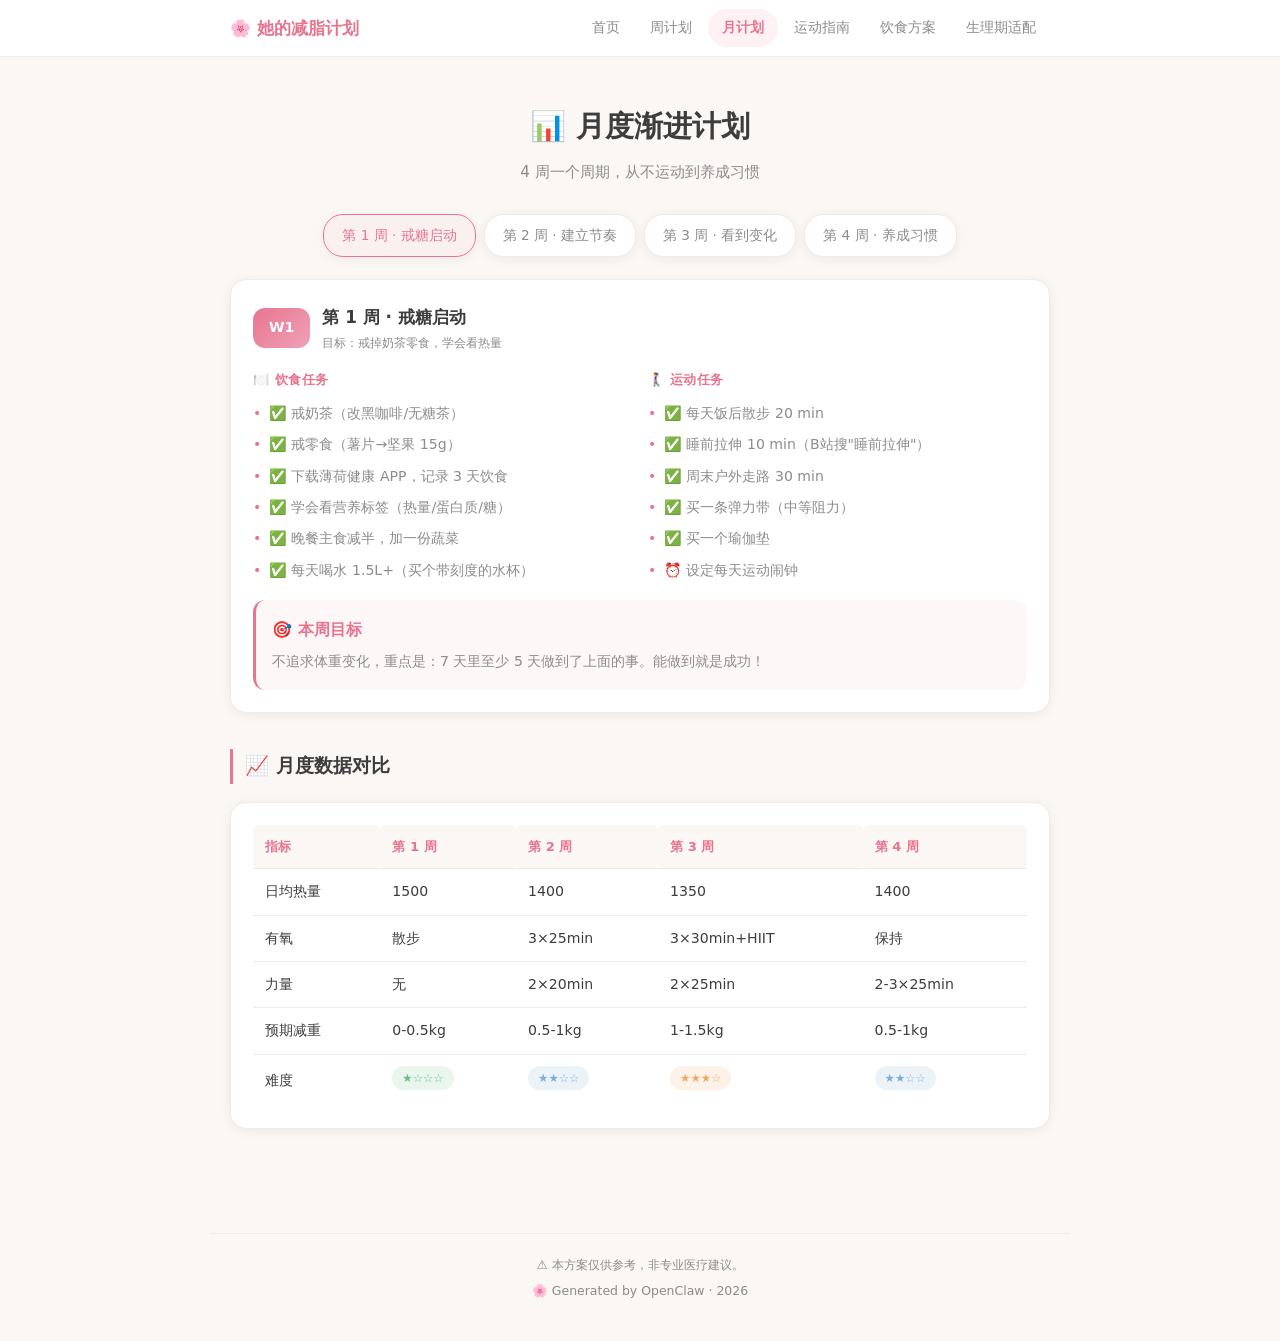
<file: monthly.html>
<!DOCTYPE html>
<html lang="zh-CN">
<head>
<meta charset="UTF-8">
<meta name="viewport" content="width=device-width, initial-scale=1.0">
<title>月计划 - 她的减脂计划</title>
<link rel="stylesheet" href="style.css">
</head>
<body>
<nav class="nav"><div class="nav-inner">
  <a href="index.html" class="logo">🌸 她的减脂计划</a>
  <button class="menu-btn" id="menuBtn" aria-label="菜单">☰</button>
  <div class="nav-links" id="navLinks">
    <a href="index.html">首页</a><a href="weekly.html">周计划</a><a href="monthly.html">月计划</a><a href="exercise.html">运动指南</a><a href="diet.html">饮食方案</a><a href="cycle.html">生理期适配</a>
  </div>
</div></nav>

<main class="container">
  <div class="page-header">
    <h1>📊 月度渐进计划</h1>
    <p>4 周一个周期，从不运动到养成习惯</p>
  </div>

  <div class="week-tabs">
    <div class="week-tab active" data-week="w1">第 1 周 · 戒糖启动</div>
    <div class="week-tab" data-week="w2">第 2 周 · 建立节奏</div>
    <div class="week-tab" data-week="w3">第 3 周 · 看到变化</div>
    <div class="week-tab" data-week="w4">第 4 周 · 养成习惯</div>
  </div>

  <div class="week-content active" id="w1">
    <div class="day-card">
      <div class="day-header">
        <div class="day-num mon" style="width:auto;padding:0 16px;">W1</div>
        <div><div class="day-title">第 1 周 · 戒糖启动</div><div class="day-subtitle">目标：戒掉奶茶零食，学会看热量</div></div>
      </div>
      <div class="day-grid">
        <div class="day-section">
          <h4>🍽️ 饮食任务</h4>
          <ul>
            <li>✅ 戒奶茶（改黑咖啡/无糖茶）</li>
            <li>✅ 戒零食（薯片→坚果 15g）</li>
            <li>✅ 下载薄荷健康 APP，记录 3 天饮食</li>
            <li>✅ 学会看营养标签（热量/蛋白质/糖）</li>
            <li>✅ 晚餐主食减半，加一份蔬菜</li>
            <li>✅ 每天喝水 1.5L+（买个带刻度的水杯）</li>
          </ul>
        </div>
        <div class="day-section">
          <h4>🚶‍♀️ 运动任务</h4>
          <ul>
            <li>✅ 每天饭后散步 20 min</li>
            <li>✅ 睡前拉伸 10 min（B站搜"睡前拉伸"）</li>
            <li>✅ 周末户外走路 30 min</li>
            <li>✅ 买一条弹力带（中等阻力）</li>
            <li>✅ 买一个瑜伽垫</li>
            <li>⏰ 设定每天运动闹钟</li>
          </ul>
        </div>
      </div>
      <div class="info-box">
        <strong>🎯 本周目标</strong>
        <p>不追求体重变化，重点是：7 天里至少 5 天做到了上面的事。能做到就是成功！</p>
      </div>
    </div>
  </div>

  <div class="week-content" id="w2">
    <div class="day-card">
      <div class="day-header">
        <div class="day-num tue" style="width:auto;padding:0 16px;">W2</div>
        <div><div class="day-title">第 2 周 · 建立节奏</div><div class="day-subtitle">目标：开始备餐，加入正式训练</div></div>
      </div>
      <div class="day-grid">
        <div class="day-section">
          <h4>🍽️ 饮食任务</h4>
          <ul>
            <li>✅ 周日备餐（煮糙米+烤鸡胸+洗菜）</li>
            <li>✅ 工作日带饭，不点外卖</li>
            <li>✅ 每餐必须有蛋白质</li>
            <li>✅ 主食全换粗粮</li>
            <li>✅ 晚 8 点后不吃东西</li>
            <li>✅ 记录每天体重（早起空腹）</li>
          </ul>
        </div>
        <div class="day-section">
          <h4>💪 运动任务</h4>
          <ul>
            <li>✅ 有氧 3 次/周，每次 25-30 min</li>
            <li>（快走/跳绳/跟练帕梅拉）</li>
            <li>✅ 力量 2 次/周，每次 20 min</li>
            <li>（深蹲+臀桥+跪姿俯卧撑+平板）</li>
            <li>✅ 每次运动前热身 5 min</li>
            <li>✅ 运动后拉伸 5 min</li>
          </ul>
        </div>
      </div>
      <div class="info-box">
        <strong>🎯 本周目标</strong>
        <p>预期减重 0.5-1kg。身体开始适应，可能会有点累和饿，这是正常的。坚持就好。</p>
      </div>
    </div>
  </div>

  <div class="week-content" id="w3">
    <div class="day-card">
      <div class="day-header">
        <div class="day-num thu" style="width:auto;padding:0 16px;">W3</div>
        <div><div class="day-title">第 3 周 · 看到变化</div><div class="day-subtitle">目标：提高强度，严格饮食，体重明显下降</div></div>
      </div>
      <div class="day-grid">
        <div class="day-section">
          <h4>🍽️ 饮食任务</h4>
          <ul>
            <li>✅ 热量严格控制 1300-1400 kcal</li>
            <li>✅ 蛋白质每天 90g+</li>
            <li>✅ 碳水放在训练前后吃</li>
            <li>✅ 蔬菜每餐 200g+（用手掌估量）</li>
            <li>✅ 可以安排 1 次放纵餐（不是放纵日）</li>
            <li>✅ 拍照记录身材变化</li>
          </ul>
        </div>
        <div class="day-section">
          <h4>🔥 运动任务</h4>
          <ul>
            <li>✅ 有氧 3 次，每次 30-35 min</li>
            <li>✅ 力量 2 次，增加组数</li>
            <li>✅ 加入 1 次 HIIT（20 min）</li>
            <li>✅ 臀腿日加弹力带增加阻力</li>
            <li>✅ 尝试跟练完整的帕梅拉课程</li>
            <li>✅ 量腰围、臀围（比体重更准）</li>
          </ul>
        </div>
      </div>
      <div class="info-box">
        <strong>🎯 本周目标</strong>
        <p>预期累计减重 1.5-2.5kg。这周最难但效果最明显，衣服开始变松了！坚持住！</p>
      </div>
    </div>
  </div>

  <div class="week-content" id="w4">
    <div class="day-card">
      <div class="day-header">
        <div class="day-num fri" style="width:auto;padding:0 16px;">W4</div>
        <div><div class="day-title">第 4 周 · 养成习惯</div><div class="day-subtitle">目标：保持节奏，总结经验，规划下月</div></div>
      </div>
      <div class="day-grid">
        <div class="day-section">
          <h4>🍽️ 饮食任务</h4>
          <ul>
            <li>✅ 保持 1400-1500 kcal</li>
            <li>✅ 尝试 2-3 个新食谱</li>
            <li>✅ 总结哪些食物让你有饱腹感</li>
            <li>✅ 找到 3 家适合减脂的外食餐厅</li>
            <li>✅ 周末可以适当放松</li>
            <li>✅ 整理一个月的饮食记录</li>
          </ul>
        </div>
        <div class="day-section">
          <h4>📋 运动 + 总结</h4>
          <ul>
            <li>✅ 保持第 3 周的训练量</li>
            <li>✅ 对比第 1 天和今天的照片</li>
            <li>✅ 记录体重、腰围、臀围变化</li>
            <li>✅ 写下坚持最难的 3 件事</li>
            <li>✅ 写下最有效的 3 个改变</li>
            <li>✅ 制定下个月的目标</li>
          </ul>
        </div>
      </div>
      <div class="info-box">
        <strong>🎉 恭喜你！</strong>
        <p>预期累计减重 2-4kg。更重要的是，你已经养成了健康的饮食和运动习惯。这不是结束，是新的开始。</p>
      </div>
    </div>
  </div>

  <div class="section" style="margin-top:36px;">
    <h2 class="section-title">📈 月度数据对比</h2>
    <div class="day-card">
      <table>
        <thead><tr><th>指标</th><th>第 1 周</th><th>第 2 周</th><th>第 3 周</th><th>第 4 周</th></tr></thead>
        <tbody>
          <tr><td>日均热量</td><td>1500</td><td>1400</td><td>1350</td><td>1400</td></tr>
          <tr><td>有氧</td><td>散步</td><td>3×25min</td><td>3×30min+HIIT</td><td>保持</td></tr>
          <tr><td>力量</td><td>无</td><td>2×20min</td><td>2×25min</td><td>2-3×25min</td></tr>
          <tr><td>预期减重</td><td>0-0.5kg</td><td>0.5-1kg</td><td>1-1.5kg</td><td>0.5-1kg</td></tr>
          <tr><td>难度</td>
            <td><span class="tl-tag tag-easy">★☆☆☆</span></td>
            <td><span class="tl-tag tag-mid">★★☆☆</span></td>
            <td><span class="tl-tag tag-hard">★★★☆</span></td>
            <td><span class="tl-tag tag-mid">★★☆☆</span></td>
          </tr>
        </tbody>
      </table>
    </div>
  </div>
</main>

<footer class="footer">
  <p>⚠️ 本方案仅供参考，非专业医疗建议。</p>
  <p>🌸 Generated by OpenClaw · 2026</p>
</footer>
<script src="nav.js"></script>
</body>
</html>
</file>
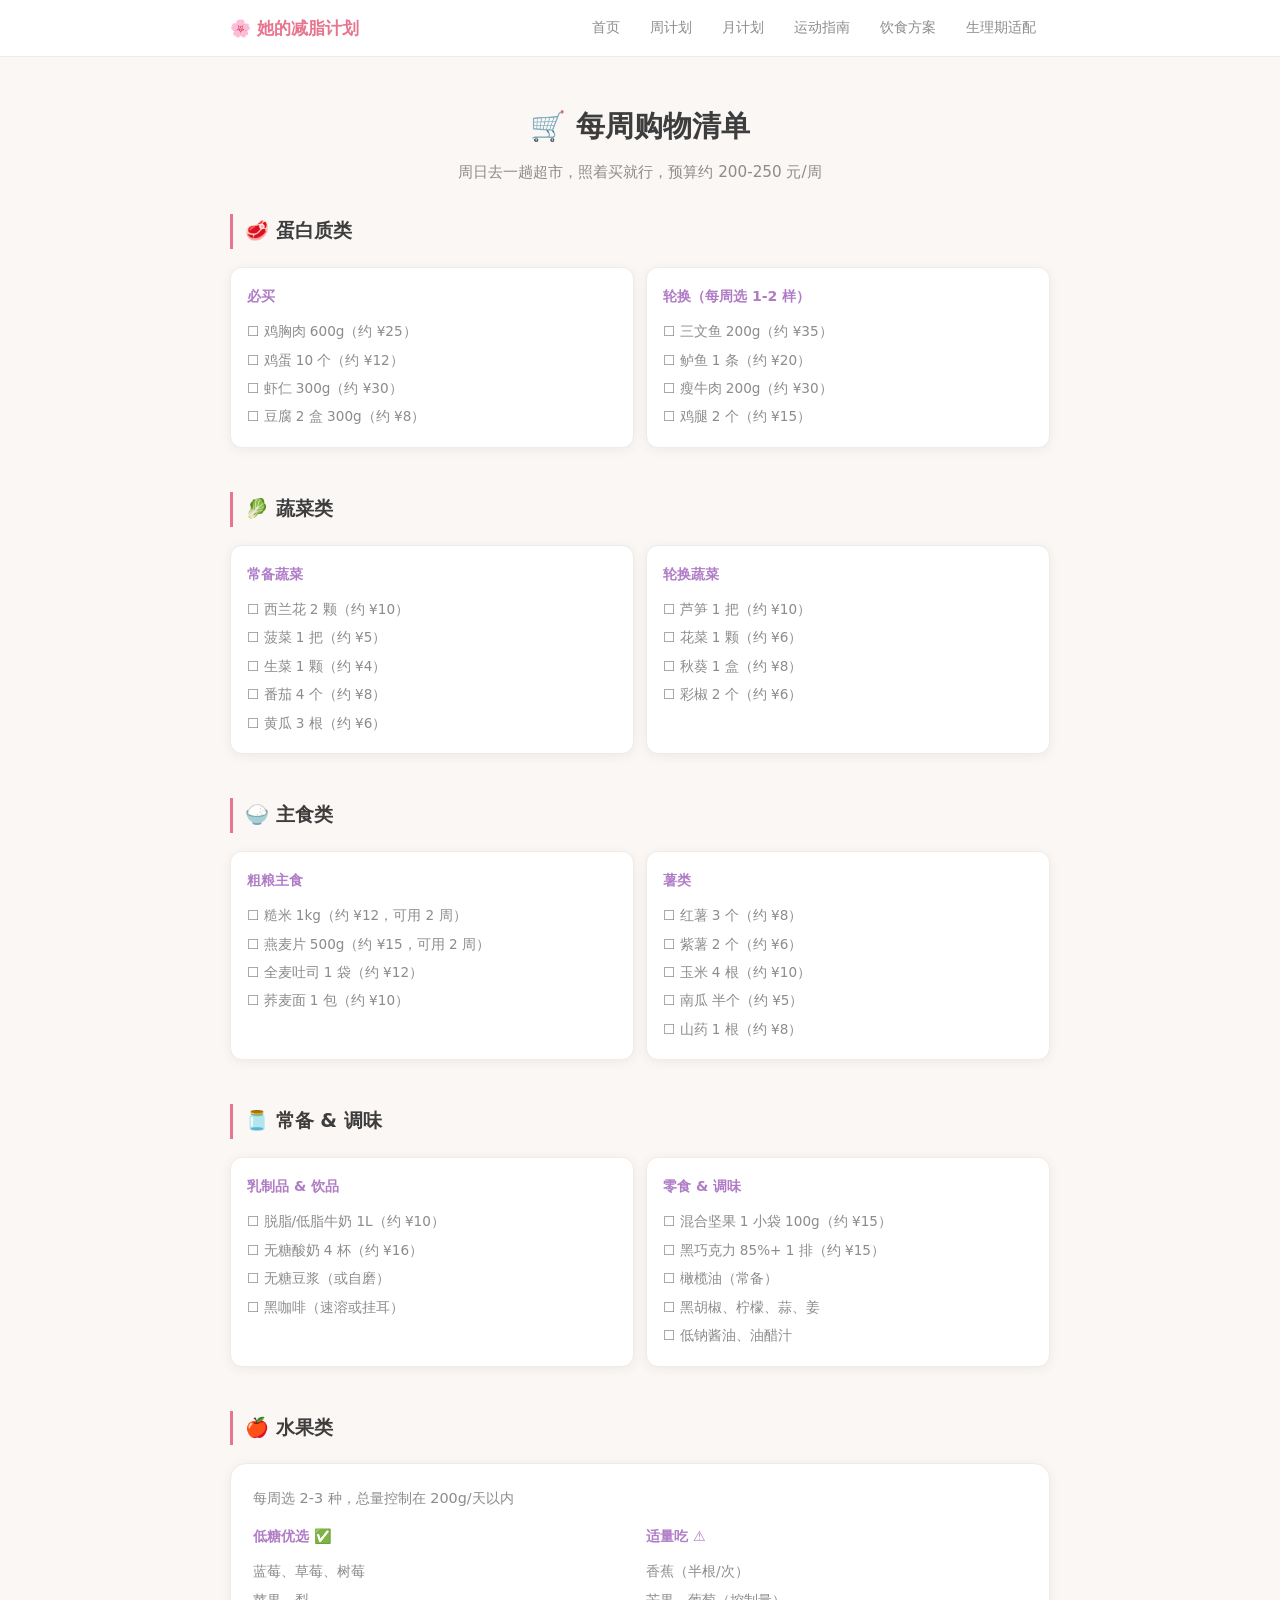
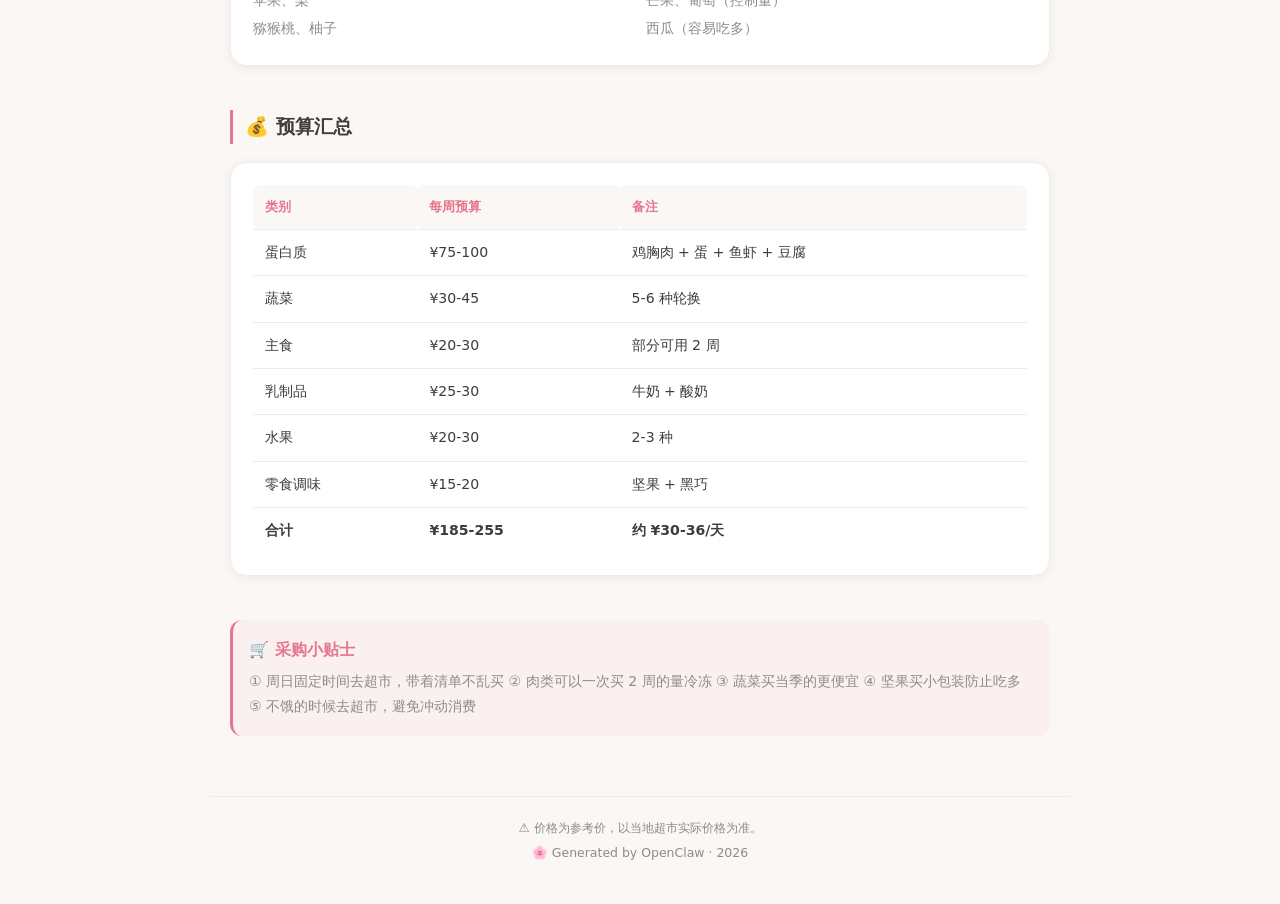
<file: shopping.html>
<!DOCTYPE html>
<html lang="zh-CN">
<head>
<meta charset="UTF-8">
<meta name="viewport" content="width=device-width, initial-scale=1.0">
<title>购物清单 - 她的减脂计划</title>
<link rel="stylesheet" href="style.css">
</head>
<body>
<nav class="nav"><div class="nav-inner">
  <a href="index.html" class="logo">🌸 她的减脂计划</a>
  <button class="menu-btn" id="menuBtn" aria-label="菜单">☰</button>
  <div class="nav-links" id="navLinks">
    <a href="index.html">首页</a><a href="weekly.html">周计划</a><a href="monthly.html">月计划</a><a href="exercise.html">运动指南</a><a href="diet.html">饮食方案</a><a href="cycle.html">生理期适配</a>
  </div>
</div></nav>

<main class="container">
  <div class="page-header">
    <h1>🛒 每周购物清单</h1>
    <p>周日去一趟超市，照着买就行，预算约 200-250 元/周</p>
  </div>

  <div class="section">
    <h2 class="section-title">🥩 蛋白质类</h2>
    <div class="shop-grid">
      <div class="shop-cat">
        <h4>必买</h4>
        <ul>
          <li>☐ 鸡胸肉 600g（约 ¥25）</li>
          <li>☐ 鸡蛋 10 个（约 ¥12）</li>
          <li>☐ 虾仁 300g（约 ¥30）</li>
          <li>☐ 豆腐 2 盒 300g（约 ¥8）</li>
        </ul>
      </div>
      <div class="shop-cat">
        <h4>轮换（每周选 1-2 样）</h4>
        <ul>
          <li>☐ 三文鱼 200g（约 ¥35）</li>
          <li>☐ 鲈鱼 1 条（约 ¥20）</li>
          <li>☐ 瘦牛肉 200g（约 ¥30）</li>
          <li>☐ 鸡腿 2 个（约 ¥15）</li>
        </ul>
      </div>
    </div>
  </div>

  <div class="section">
    <h2 class="section-title">🥬 蔬菜类</h2>
    <div class="shop-grid">
      <div class="shop-cat">
        <h4>常备蔬菜</h4>
        <ul>
          <li>☐ 西兰花 2 颗（约 ¥10）</li>
          <li>☐ 菠菜 1 把（约 ¥5）</li>
          <li>☐ 生菜 1 颗（约 ¥4）</li>
          <li>☐ 番茄 4 个（约 ¥8）</li>
          <li>☐ 黄瓜 3 根（约 ¥6）</li>
        </ul>
      </div>
      <div class="shop-cat">
        <h4>轮换蔬菜</h4>
        <ul>
          <li>☐ 芦笋 1 把（约 ¥10）</li>
          <li>☐ 花菜 1 颗（约 ¥6）</li>
          <li>☐ 秋葵 1 盒（约 ¥8）</li>
          <li>☐ 彩椒 2 个（约 ¥6）</li>
        </ul>
      </div>
    </div>
  </div>

  <div class="section">
    <h2 class="section-title">🍚 主食类</h2>
    <div class="shop-grid">
      <div class="shop-cat">
        <h4>粗粮主食</h4>
        <ul>
          <li>☐ 糙米 1kg（约 ¥12，可用 2 周）</li>
          <li>☐ 燕麦片 500g（约 ¥15，可用 2 周）</li>
          <li>☐ 全麦吐司 1 袋（约 ¥12）</li>
          <li>☐ 荞麦面 1 包（约 ¥10）</li>
        </ul>
      </div>
      <div class="shop-cat">
        <h4>薯类</h4>
        <ul>
          <li>☐ 红薯 3 个（约 ¥8）</li>
          <li>☐ 紫薯 2 个（约 ¥6）</li>
          <li>☐ 玉米 4 根（约 ¥10）</li>
          <li>☐ 南瓜 半个（约 ¥5）</li>
          <li>☐ 山药 1 根（约 ¥8）</li>
        </ul>
      </div>
    </div>
  </div>

  <div class="section">
    <h2 class="section-title">🫙 常备 & 调味</h2>
    <div class="shop-grid">
      <div class="shop-cat">
        <h4>乳制品 & 饮品</h4>
        <ul>
          <li>☐ 脱脂/低脂牛奶 1L（约 ¥10）</li>
          <li>☐ 无糖酸奶 4 杯（约 ¥16）</li>
          <li>☐ 无糖豆浆（或自磨）</li>
          <li>☐ 黑咖啡（速溶或挂耳）</li>
        </ul>
      </div>
      <div class="shop-cat">
        <h4>零食 & 调味</h4>
        <ul>
          <li>☐ 混合坚果 1 小袋 100g（约 ¥15）</li>
          <li>☐ 黑巧克力 85%+ 1 排（约 ¥15）</li>
          <li>☐ 橄榄油（常备）</li>
          <li>☐ 黑胡椒、柠檬、蒜、姜</li>
          <li>☐ 低钠酱油、油醋汁</li>
        </ul>
      </div>
    </div>
  </div>

  <div class="section">
    <h2 class="section-title">🍎 水果类</h2>
    <div class="day-card">
      <p style="font-size:0.9rem;color:var(--muted);margin-bottom:12px;">每周选 2-3 种，总量控制在 200g/天以内</p>
      <div class="shop-grid">
        <div class="shop-cat" style="box-shadow:none;border:none;padding:0;">
          <h4>低糖优选 ✅</h4>
          <ul>
            <li>蓝莓、草莓、树莓</li>
            <li>苹果、梨</li>
            <li>猕猴桃、柚子</li>
          </ul>
        </div>
        <div class="shop-cat" style="box-shadow:none;border:none;padding:0;">
          <h4>适量吃 ⚠️</h4>
          <ul>
            <li>香蕉（半根/次）</li>
            <li>芒果、葡萄（控制量）</li>
            <li>西瓜（容易吃多）</li>
          </ul>
        </div>
      </div>
    </div>
  </div>

  <div class="section">
    <h2 class="section-title">💰 预算汇总</h2>
    <div class="day-card">
      <table>
        <thead><tr><th>类别</th><th>每周预算</th><th>备注</th></tr></thead>
        <tbody>
          <tr><td>蛋白质</td><td>¥75-100</td><td>鸡胸肉 + 蛋 + 鱼虾 + 豆腐</td></tr>
          <tr><td>蔬菜</td><td>¥30-45</td><td>5-6 种轮换</td></tr>
          <tr><td>主食</td><td>¥20-30</td><td>部分可用 2 周</td></tr>
          <tr><td>乳制品</td><td>¥25-30</td><td>牛奶 + 酸奶</td></tr>
          <tr><td>水果</td><td>¥20-30</td><td>2-3 种</td></tr>
          <tr><td>零食调味</td><td>¥15-20</td><td>坚果 + 黑巧</td></tr>
          <tr style="font-weight:700;"><td>合计</td><td>¥185-255</td><td>约 ¥30-36/天</td></tr>
        </tbody>
      </table>
    </div>
  </div>

  <div class="info-box">
    <strong>🛒 采购小贴士</strong>
    <p>① 周日固定时间去超市，带着清单不乱买 ② 肉类可以一次买 2 周的量冷冻 ③ 蔬菜买当季的更便宜 ④ 坚果买小包装防止吃多 ⑤ 不饿的时候去超市，避免冲动消费</p>
  </div>
</main>

<footer class="footer">
  <p>⚠️ 价格为参考价，以当地超市实际价格为准。</p>
  <p>🌸 Generated by OpenClaw · 2026</p>
</footer>
<script src="nav.js"></script>
</body>
</html>
</file>
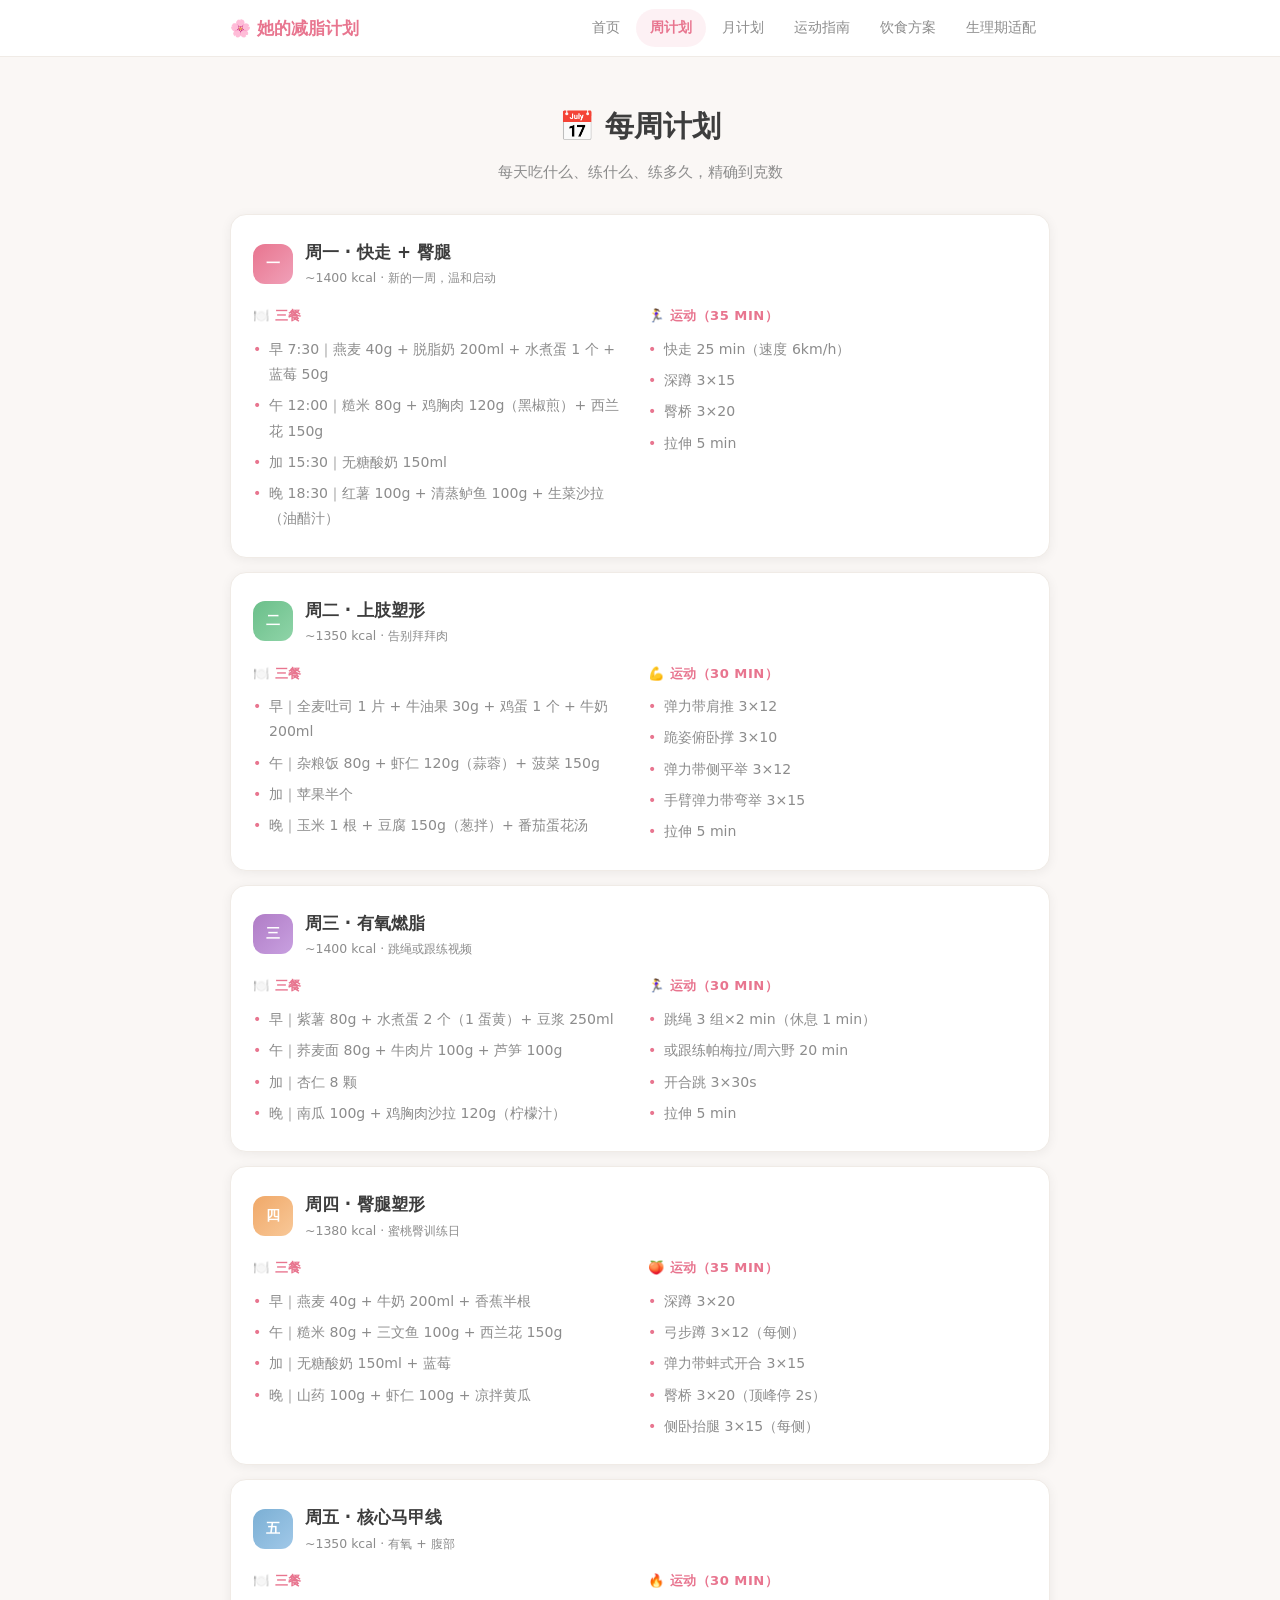
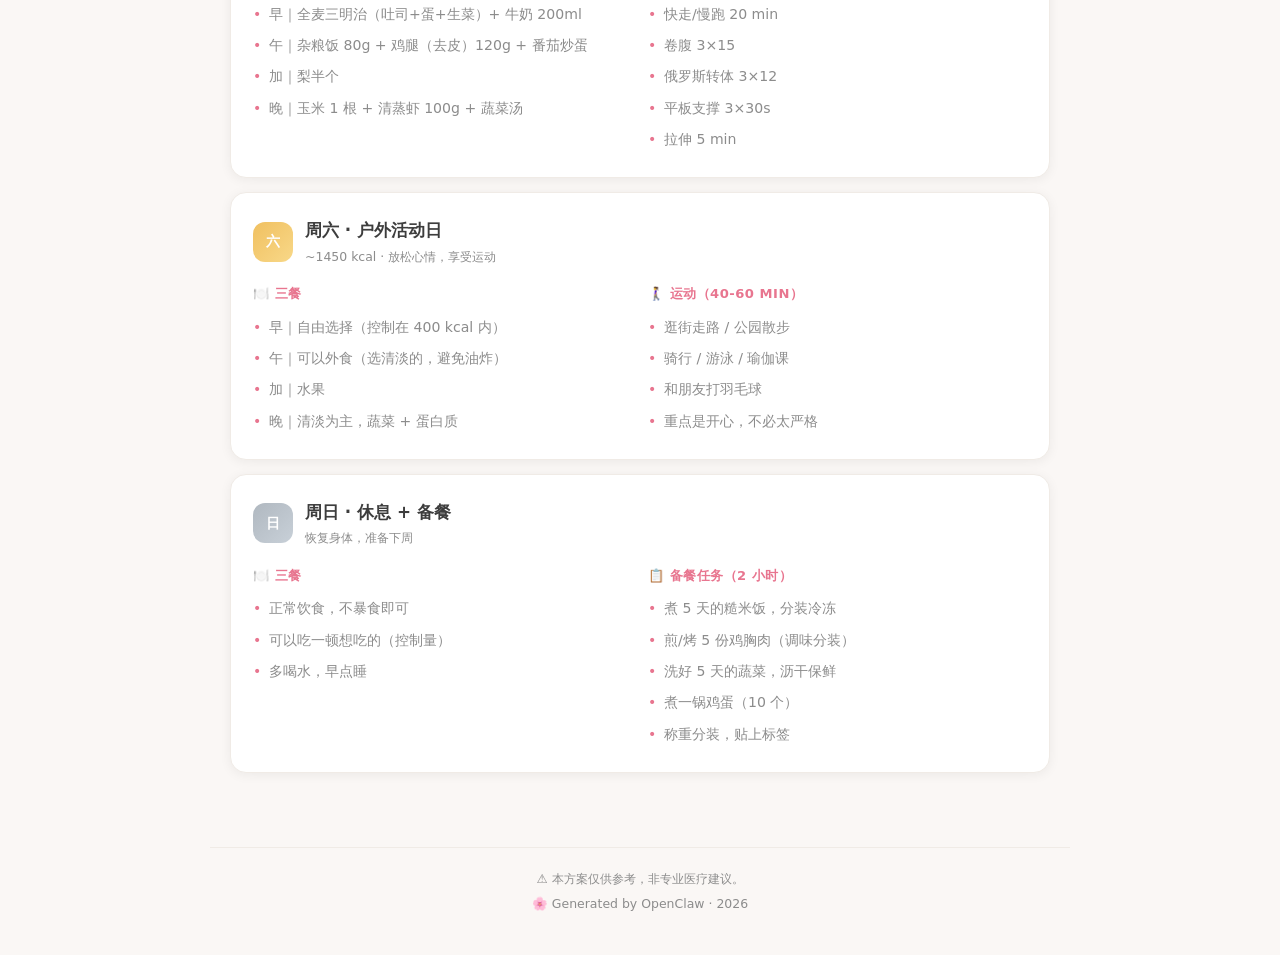
<file: weekly.html>
<!DOCTYPE html>
<html lang="zh-CN">
<head>
<meta charset="UTF-8">
<meta name="viewport" content="width=device-width, initial-scale=1.0">
<title>周计划 - 她的减脂计划</title>
<link rel="stylesheet" href="style.css">
</head>
<body>
<nav class="nav"><div class="nav-inner">
  <a href="index.html" class="logo">🌸 她的减脂计划</a>
  <button class="menu-btn" id="menuBtn" aria-label="菜单">☰</button>
  <div class="nav-links" id="navLinks">
    <a href="index.html">首页</a><a href="weekly.html">周计划</a><a href="monthly.html">月计划</a><a href="exercise.html">运动指南</a><a href="diet.html">饮食方案</a><a href="cycle.html">生理期适配</a>
  </div>
</div></nav>

<main class="container">
  <div class="page-header">
    <h1>📅 每周计划</h1>
    <p>每天吃什么、练什么、练多久，精确到克数</p>
  </div>

  <div class="day-card">
    <div class="day-header">
      <div class="day-num mon">一</div>
      <div><div class="day-title">周一 · 快走 + 臀腿</div><div class="day-subtitle">~1400 kcal · 新的一周，温和启动</div></div>
    </div>
    <div class="day-grid">
      <div class="day-section">
        <h4>🍽️ 三餐</h4>
        <ul>
          <li>早 7:30｜燕麦 40g + 脱脂奶 200ml + 水煮蛋 1 个 + 蓝莓 50g</li>
          <li>午 12:00｜糙米 80g + 鸡胸肉 120g（黑椒煎）+ 西兰花 150g</li>
          <li>加 15:30｜无糖酸奶 150ml</li>
          <li>晚 18:30｜红薯 100g + 清蒸鲈鱼 100g + 生菜沙拉（油醋汁）</li>
        </ul>
      </div>
      <div class="day-section">
        <h4>🏃‍♀️ 运动（35 min）</h4>
        <ul>
          <li>快走 25 min（速度 6km/h）</li>
          <li>深蹲 3×15</li>
          <li>臀桥 3×20</li>
          <li>拉伸 5 min</li>
        </ul>
      </div>
    </div>
  </div>

  <div class="day-card">
    <div class="day-header">
      <div class="day-num tue">二</div>
      <div><div class="day-title">周二 · 上肢塑形</div><div class="day-subtitle">~1350 kcal · 告别拜拜肉</div></div>
    </div>
    <div class="day-grid">
      <div class="day-section">
        <h4>🍽️ 三餐</h4>
        <ul>
          <li>早｜全麦吐司 1 片 + 牛油果 30g + 鸡蛋 1 个 + 牛奶 200ml</li>
          <li>午｜杂粮饭 80g + 虾仁 120g（蒜蓉）+ 菠菜 150g</li>
          <li>加｜苹果半个</li>
          <li>晚｜玉米 1 根 + 豆腐 150g（葱拌）+ 番茄蛋花汤</li>
        </ul>
      </div>
      <div class="day-section">
        <h4>💪 运动（30 min）</h4>
        <ul>
          <li>弹力带肩推 3×12</li>
          <li>跪姿俯卧撑 3×10</li>
          <li>弹力带侧平举 3×12</li>
          <li>手臂弹力带弯举 3×15</li>
          <li>拉伸 5 min</li>
        </ul>
      </div>
    </div>
  </div>

  <div class="day-card">
    <div class="day-header">
      <div class="day-num wed">三</div>
      <div><div class="day-title">周三 · 有氧燃脂</div><div class="day-subtitle">~1400 kcal · 跳绳或跟练视频</div></div>
    </div>
    <div class="day-grid">
      <div class="day-section">
        <h4>🍽️ 三餐</h4>
        <ul>
          <li>早｜紫薯 80g + 水煮蛋 2 个（1 蛋黄）+ 豆浆 250ml</li>
          <li>午｜荞麦面 80g + 牛肉片 100g + 芦笋 100g</li>
          <li>加｜杏仁 8 颗</li>
          <li>晚｜南瓜 100g + 鸡胸肉沙拉 120g（柠檬汁）</li>
        </ul>
      </div>
      <div class="day-section">
        <h4>🏃‍♀️ 运动（30 min）</h4>
        <ul>
          <li>跳绳 3 组×2 min（休息 1 min）</li>
          <li>或跟练帕梅拉/周六野 20 min</li>
          <li>开合跳 3×30s</li>
          <li>拉伸 5 min</li>
        </ul>
      </div>
    </div>
  </div>

  <div class="day-card">
    <div class="day-header">
      <div class="day-num thu">四</div>
      <div><div class="day-title">周四 · 臀腿塑形</div><div class="day-subtitle">~1380 kcal · 蜜桃臀训练日</div></div>
    </div>
    <div class="day-grid">
      <div class="day-section">
        <h4>🍽️ 三餐</h4>
        <ul>
          <li>早｜燕麦 40g + 牛奶 200ml + 香蕉半根</li>
          <li>午｜糙米 80g + 三文鱼 100g + 西兰花 150g</li>
          <li>加｜无糖酸奶 150ml + 蓝莓</li>
          <li>晚｜山药 100g + 虾仁 100g + 凉拌黄瓜</li>
        </ul>
      </div>
      <div class="day-section">
        <h4>🍑 运动（35 min）</h4>
        <ul>
          <li>深蹲 3×20</li>
          <li>弓步蹲 3×12（每侧）</li>
          <li>弹力带蚌式开合 3×15</li>
          <li>臀桥 3×20（顶峰停 2s）</li>
          <li>侧卧抬腿 3×15（每侧）</li>
        </ul>
      </div>
    </div>
  </div>

  <div class="day-card">
    <div class="day-header">
      <div class="day-num fri">五</div>
      <div><div class="day-title">周五 · 核心马甲线</div><div class="day-subtitle">~1350 kcal · 有氧 + 腹部</div></div>
    </div>
    <div class="day-grid">
      <div class="day-section">
        <h4>🍽️ 三餐</h4>
        <ul>
          <li>早｜全麦三明治（吐司+蛋+生菜）+ 牛奶 200ml</li>
          <li>午｜杂粮饭 80g + 鸡腿（去皮）120g + 番茄炒蛋</li>
          <li>加｜梨半个</li>
          <li>晚｜玉米 1 根 + 清蒸虾 100g + 蔬菜汤</li>
        </ul>
      </div>
      <div class="day-section">
        <h4>🔥 运动（30 min）</h4>
        <ul>
          <li>快走/慢跑 20 min</li>
          <li>卷腹 3×15</li>
          <li>俄罗斯转体 3×12</li>
          <li>平板支撑 3×30s</li>
          <li>拉伸 5 min</li>
        </ul>
      </div>
    </div>
  </div>

  <div class="day-card">
    <div class="day-header">
      <div class="day-num sat">六</div>
      <div><div class="day-title">周六 · 户外活动日</div><div class="day-subtitle">~1450 kcal · 放松心情，享受运动</div></div>
    </div>
    <div class="day-grid">
      <div class="day-section">
        <h4>🍽️ 三餐</h4>
        <ul>
          <li>早｜自由选择（控制在 400 kcal 内）</li>
          <li>午｜可以外食（选清淡的，避免油炸）</li>
          <li>加｜水果</li>
          <li>晚｜清淡为主，蔬菜 + 蛋白质</li>
        </ul>
      </div>
      <div class="day-section">
        <h4>🚶‍♀️ 运动（40-60 min）</h4>
        <ul>
          <li>逛街走路 / 公园散步</li>
          <li>骑行 / 游泳 / 瑜伽课</li>
          <li>和朋友打羽毛球</li>
          <li>重点是开心，不必太严格</li>
        </ul>
      </div>
    </div>
  </div>

  <div class="day-card">
    <div class="day-header">
      <div class="day-num sun">日</div>
      <div><div class="day-title">周日 · 休息 + 备餐</div><div class="day-subtitle">恢复身体，准备下周</div></div>
    </div>
    <div class="day-grid">
      <div class="day-section">
        <h4>🍽️ 三餐</h4>
        <ul>
          <li>正常饮食，不暴食即可</li>
          <li>可以吃一顿想吃的（控制量）</li>
          <li>多喝水，早点睡</li>
        </ul>
      </div>
      <div class="day-section">
        <h4>📋 备餐任务（2 小时）</h4>
        <ul>
          <li>煮 5 天的糙米饭，分装冷冻</li>
          <li>煎/烤 5 份鸡胸肉（调味分装）</li>
          <li>洗好 5 天的蔬菜，沥干保鲜</li>
          <li>煮一锅鸡蛋（10 个）</li>
          <li>称重分装，贴上标签</li>
        </ul>
      </div>
    </div>
  </div>
</main>

<footer class="footer">
  <p>⚠️ 本方案仅供参考，非专业医疗建议。</p>
  <p>🌸 Generated by OpenClaw · 2026</p>
</footer>
<script src="nav.js"></script>
</body>
</html>
</file>
<file: style.css>
:root {
  --bg: #faf7f5;
  --bg2: #fff;
  --card: #ffffff;
  --accent: #e8758f;
  --accent2: #b07cc6;
  --green: #6bbf8a;
  --orange: #f0a868;
  --blue: #7bafd4;
  --text: #3d3d3d;
  --muted: #8c8c8c;
  --border: #f0ebe6;
  --shadow: 0 2px 12px rgba(0,0,0,0.06);
}
* { margin: 0; padding: 0; box-sizing: border-box; }
body { font-family: -apple-system, BlinkMacSystemFont, 'PingFang SC', 'Segoe UI', system-ui, sans-serif; background: var(--bg); color: var(--text); line-height: 1.8; }
a { color: var(--accent); text-decoration: none; }

/* Nav */
.nav { position: sticky; top: 0; z-index: 100; background: rgba(255,255,255,0.92); backdrop-filter: blur(16px); border-bottom: 1px solid var(--border); }
.nav-inner { max-width: 860px; margin: 0 auto; padding: 0 20px; display: flex; align-items: center; justify-content: space-between; height: 56px; }
.logo { font-weight: 700; font-size: 1.05rem; color: var(--accent); }
.nav-links { display: flex; gap: 2px; }
.nav-links a { padding: 6px 14px; border-radius: 20px; color: var(--muted); font-size: 0.88rem; transition: all 0.2s; }
.nav-links a:hover { color: var(--text); background: rgba(232,117,143,0.08); }
.nav-links a.active { color: var(--accent); background: rgba(232,117,143,0.1); font-weight: 600; }
.menu-btn { display: none; background: none; border: none; color: var(--text); font-size: 1.3rem; cursor: pointer; }

.container { max-width: 860px; margin: 0 auto; padding: 0 20px 60px; }

/* Hero */
.hero { text-align: center; padding: 56px 0 40px; }
.hero-badge { display: inline-block; background: linear-gradient(135deg, rgba(232,117,143,0.12), rgba(176,124,198,0.12)); color: var(--accent); padding: 6px 18px; border-radius: 20px; font-size: 0.82rem; margin-bottom: 16px; font-weight: 500; }
.hero h1 { font-size: 2.2rem; margin-bottom: 10px; background: linear-gradient(135deg, var(--accent), var(--accent2)); -webkit-background-clip: text; -webkit-text-fill-color: transparent; font-weight: 800; }
.hero-desc { color: var(--muted); font-size: 1rem; margin-bottom: 32px; }
.hero-stats { display: flex; justify-content: center; gap: 28px; flex-wrap: wrap; }
.stat { text-align: center; background: var(--card); padding: 16px 20px; border-radius: 16px; border: 1px solid var(--border); min-width: 100px; }
.stat-num { display: block; font-size: 1.6rem; font-weight: 800; color: var(--accent); }
.stat-label { font-size: 0.75rem; color: var(--muted); }

/* Cards */
.cards { display: grid; grid-template-columns: repeat(2, 1fr); gap: 14px; margin-bottom: 44px; }
.card-link { text-decoration: none; color: inherit; }
.card { background: var(--card); border: 1px solid var(--border); border-radius: 16px; padding: 24px; transition: all 0.25s; position: relative; box-shadow: var(--shadow); }
.card:hover { transform: translateY(-2px); box-shadow: 0 8px 24px rgba(232,117,143,0.12); }
.card-icon { font-size: 1.8rem; margin-bottom: 10px; }
.card h3 { font-size: 1.05rem; margin-bottom: 6px; font-weight: 700; }
.card p { color: var(--muted); font-size: 0.85rem; }
.card-arrow { position: absolute; right: 18px; bottom: 18px; font-size: 1.1rem; color: var(--muted); transition: 0.2s; }
.card:hover .card-arrow { color: var(--accent); transform: translateX(3px); }

/* Section */
.section { margin-bottom: 44px; }
.section-title { font-size: 1.2rem; margin-bottom: 18px; padding-left: 12px; border-left: 3px solid var(--accent); font-weight: 700; }

/* Principles */
.principles { display: grid; grid-template-columns: repeat(3, 1fr); gap: 12px; }
.principle { background: var(--card); border: 1px solid var(--border); border-radius: 14px; padding: 20px; text-align: center; box-shadow: var(--shadow); }
.principle-icon { font-size: 1.6rem; margin-bottom: 6px; }
.principle strong { display: block; margin-bottom: 4px; color: var(--accent2); font-size: 0.95rem; }
.principle p { color: var(--muted); font-size: 0.82rem; }

/* Timeline */
.timeline { position: relative; padding-left: 24px; }
.timeline::before { content: ''; position: absolute; left: 6px; top: 0; bottom: 0; width: 2px; background: var(--border); }
.tl-item { position: relative; margin-bottom: 18px; padding-left: 24px; }
.tl-item::before { content: ''; position: absolute; left: -22px; top: 8px; width: 12px; height: 12px; border-radius: 50%; background: var(--accent); }
.tl-week { font-weight: 700; font-size: 0.92rem; margin-bottom: 4px; }
.tl-content { background: var(--card); border: 1px solid var(--border); border-radius: 12px; padding: 16px; box-shadow: var(--shadow); }
.tl-tag { display: inline-block; padding: 2px 10px; border-radius: 12px; font-size: 0.72rem; font-weight: 600; margin-bottom: 6px; }
.tag-easy { background: rgba(107,191,138,0.15); color: var(--green); }
.tag-mid { background: rgba(123,175,212,0.15); color: var(--blue); }
.tag-hard { background: rgba(240,168,104,0.15); color: var(--orange); }
.tag-peak { background: rgba(232,117,143,0.15); color: var(--accent); }
.tl-content p { color: var(--muted); font-size: 0.88rem; }

/* Page Header */
.page-header { padding: 44px 0 28px; text-align: center; }
.page-header h1 { font-size: 1.8rem; margin-bottom: 6px; }
.page-header p { color: var(--muted); font-size: 0.95rem; }

/* Day Card */
.day-card { background: var(--card); border: 1px solid var(--border); border-radius: 16px; padding: 22px; margin-bottom: 14px; box-shadow: var(--shadow); }
.day-header { display: flex; align-items: center; gap: 12px; margin-bottom: 14px; }
.day-num { width: 40px; height: 40px; border-radius: 12px; display: flex; align-items: center; justify-content: center; font-weight: 700; font-size: 0.88rem; color: #fff; }
.day-num.mon { background: linear-gradient(135deg, var(--accent), #f0a0b8); }
.day-num.tue { background: linear-gradient(135deg, var(--green), #8fd4a8); }
.day-num.wed { background: linear-gradient(135deg, var(--accent2), #c8a0e0); }
.day-num.thu { background: linear-gradient(135deg, var(--orange), #f8c898); }
.day-num.fri { background: linear-gradient(135deg, var(--blue), #a0c8e8); }
.day-num.sat { background: linear-gradient(135deg, #f0c060, #f8d888); }
.day-num.sun { background: linear-gradient(135deg, #b0b8c0, #c8d0d8); }
.day-title { font-size: 1.05rem; font-weight: 700; }
.day-subtitle { font-size: 0.78rem; color: var(--muted); }
.day-grid { display: grid; grid-template-columns: 1fr 1fr; gap: 16px; }
.day-section h4 { font-size: 0.82rem; color: var(--accent); margin-bottom: 6px; text-transform: uppercase; letter-spacing: 0.5px; font-weight: 700; }
.day-section ul { list-style: none; }
.day-section li { padding: 3px 0; padding-left: 16px; position: relative; font-size: 0.88rem; color: var(--muted); }
.day-section li::before { content: '•'; position: absolute; left: 0; color: var(--accent); }

/* Table */
table { width: 100%; border-collapse: collapse; }
th { text-align: left; padding: 10px 12px; background: var(--bg); color: var(--accent); font-weight: 700; font-size: 0.82rem; border-radius: 6px; }
td { padding: 10px 12px; border-top: 1px solid var(--border); font-size: 0.88rem; }
tr:hover td { background: rgba(232,117,143,0.03); }

/* Tags */
.tag { display: inline-block; padding: 2px 10px; border-radius: 20px; font-size: 0.78rem; margin: 2px; }
.tag-pink { background: rgba(232,117,143,0.12); color: var(--accent); }
.tag-purple { background: rgba(176,124,198,0.12); color: var(--accent2); }
.tag-green { background: rgba(107,191,138,0.12); color: var(--green); }

/* Week tabs */
.week-tabs { display: flex; gap: 8px; margin-bottom: 22px; flex-wrap: wrap; justify-content: center; }
.week-tab { padding: 8px 18px; border-radius: 20px; background: var(--card); border: 1px solid var(--border); cursor: pointer; font-size: 0.85rem; color: var(--muted); transition: 0.2s; box-shadow: var(--shadow); }
.week-tab:hover, .week-tab.active { color: var(--accent); border-color: var(--accent); background: rgba(232,117,143,0.06); }
.week-content { display: none; }
.week-content.active { display: block; }

/* Cycle */
.cycle-card { background: var(--card); border: 1px solid var(--border); border-radius: 16px; padding: 20px; margin-bottom: 12px; box-shadow: var(--shadow); }
.cycle-header { display: flex; align-items: center; gap: 10px; margin-bottom: 10px; }
.cycle-dot { width: 10px; height: 10px; border-radius: 50%; }
.cycle-title { font-weight: 700; font-size: 0.95rem; }
.cycle-days { font-size: 0.78rem; color: var(--muted); }

/* Checklist */
.checklist { list-style: none; }
.checklist li { padding: 6px 0; padding-left: 28px; position: relative; font-size: 0.9rem; }
.checklist li::before { content: '☐'; position: absolute; left: 0; color: var(--accent); font-size: 1rem; }

/* Info box */
.info-box { padding: 16px; background: rgba(232,117,143,0.06); border-radius: 12px; margin-top: 14px; border-left: 3px solid var(--accent); }
.info-box strong { color: var(--accent); }
.info-box p { color: var(--muted); font-size: 0.88rem; margin-top: 4px; }

/* Shopping list */
.shop-grid { display: grid; grid-template-columns: repeat(2, 1fr); gap: 12px; }
.shop-cat { background: var(--card); border: 1px solid var(--border); border-radius: 12px; padding: 16px; box-shadow: var(--shadow); }
.shop-cat h4 { font-size: 0.88rem; color: var(--accent2); margin-bottom: 8px; font-weight: 700; }
.shop-cat ul { list-style: none; }
.shop-cat li { padding: 2px 0; font-size: 0.85rem; color: var(--muted); }

/* Footer */
.footer { text-align: center; color: var(--muted); font-size: 0.78rem; padding: 20px 20px 36px; border-top: 1px solid var(--border); max-width: 860px; margin: 0 auto; }
.footer p { margin-bottom: 3px; }

/* Mobile */
@media (max-width: 640px) {
  .cards { grid-template-columns: 1fr; }
  .principles { grid-template-columns: 1fr 1fr; }
  .day-grid, .shop-grid { grid-template-columns: 1fr; }
  .hero h1 { font-size: 1.6rem; }
  .hero-stats { gap: 12px; }
  .stat { min-width: 80px; padding: 12px 14px; }
  .menu-btn { display: block; }
  .nav-links { display: none; position: absolute; top: 56px; left: 0; right: 0; background: rgba(255,255,255,0.98); flex-direction: column; padding: 12px 20px; border-bottom: 1px solid var(--border); box-shadow: 0 8px 24px rgba(0,0,0,0.08); }
  .nav-links.open { display: flex; }
  .nav-links a { padding: 10px 14px; }
}
</file>
